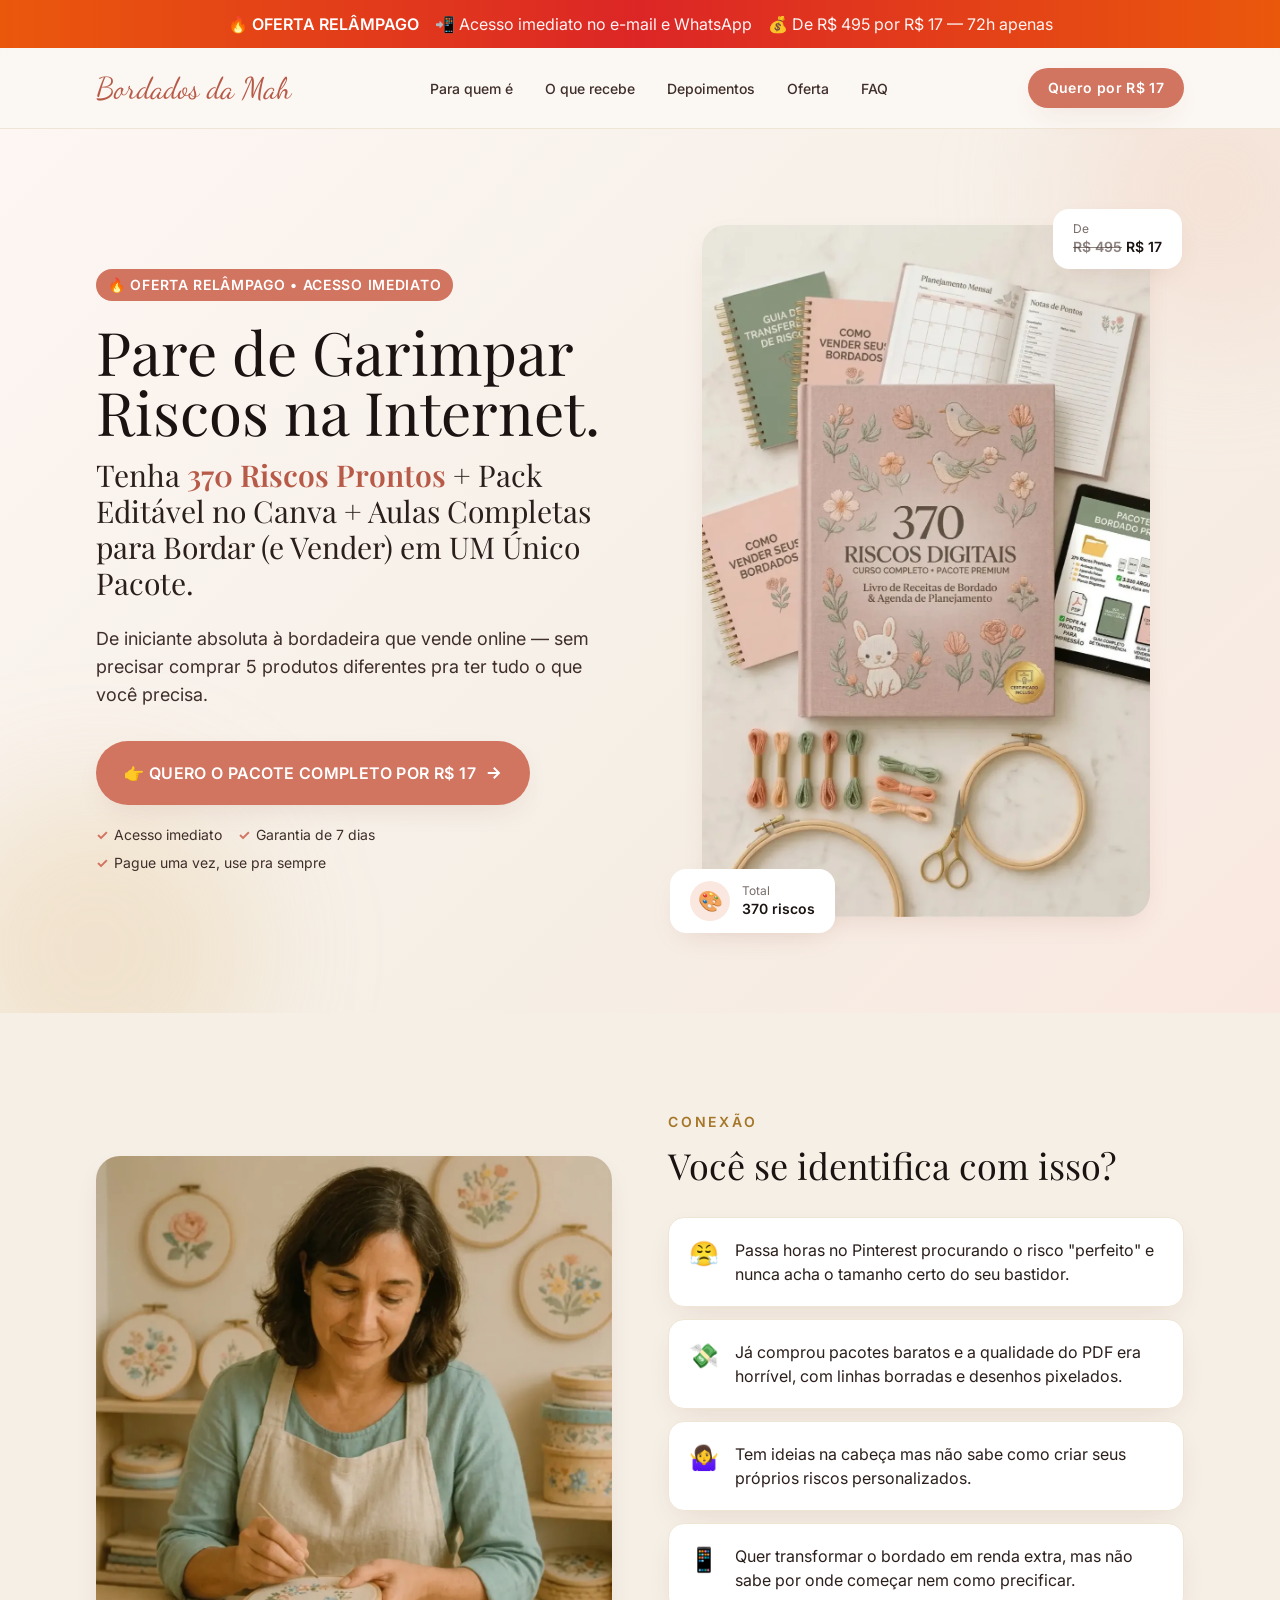
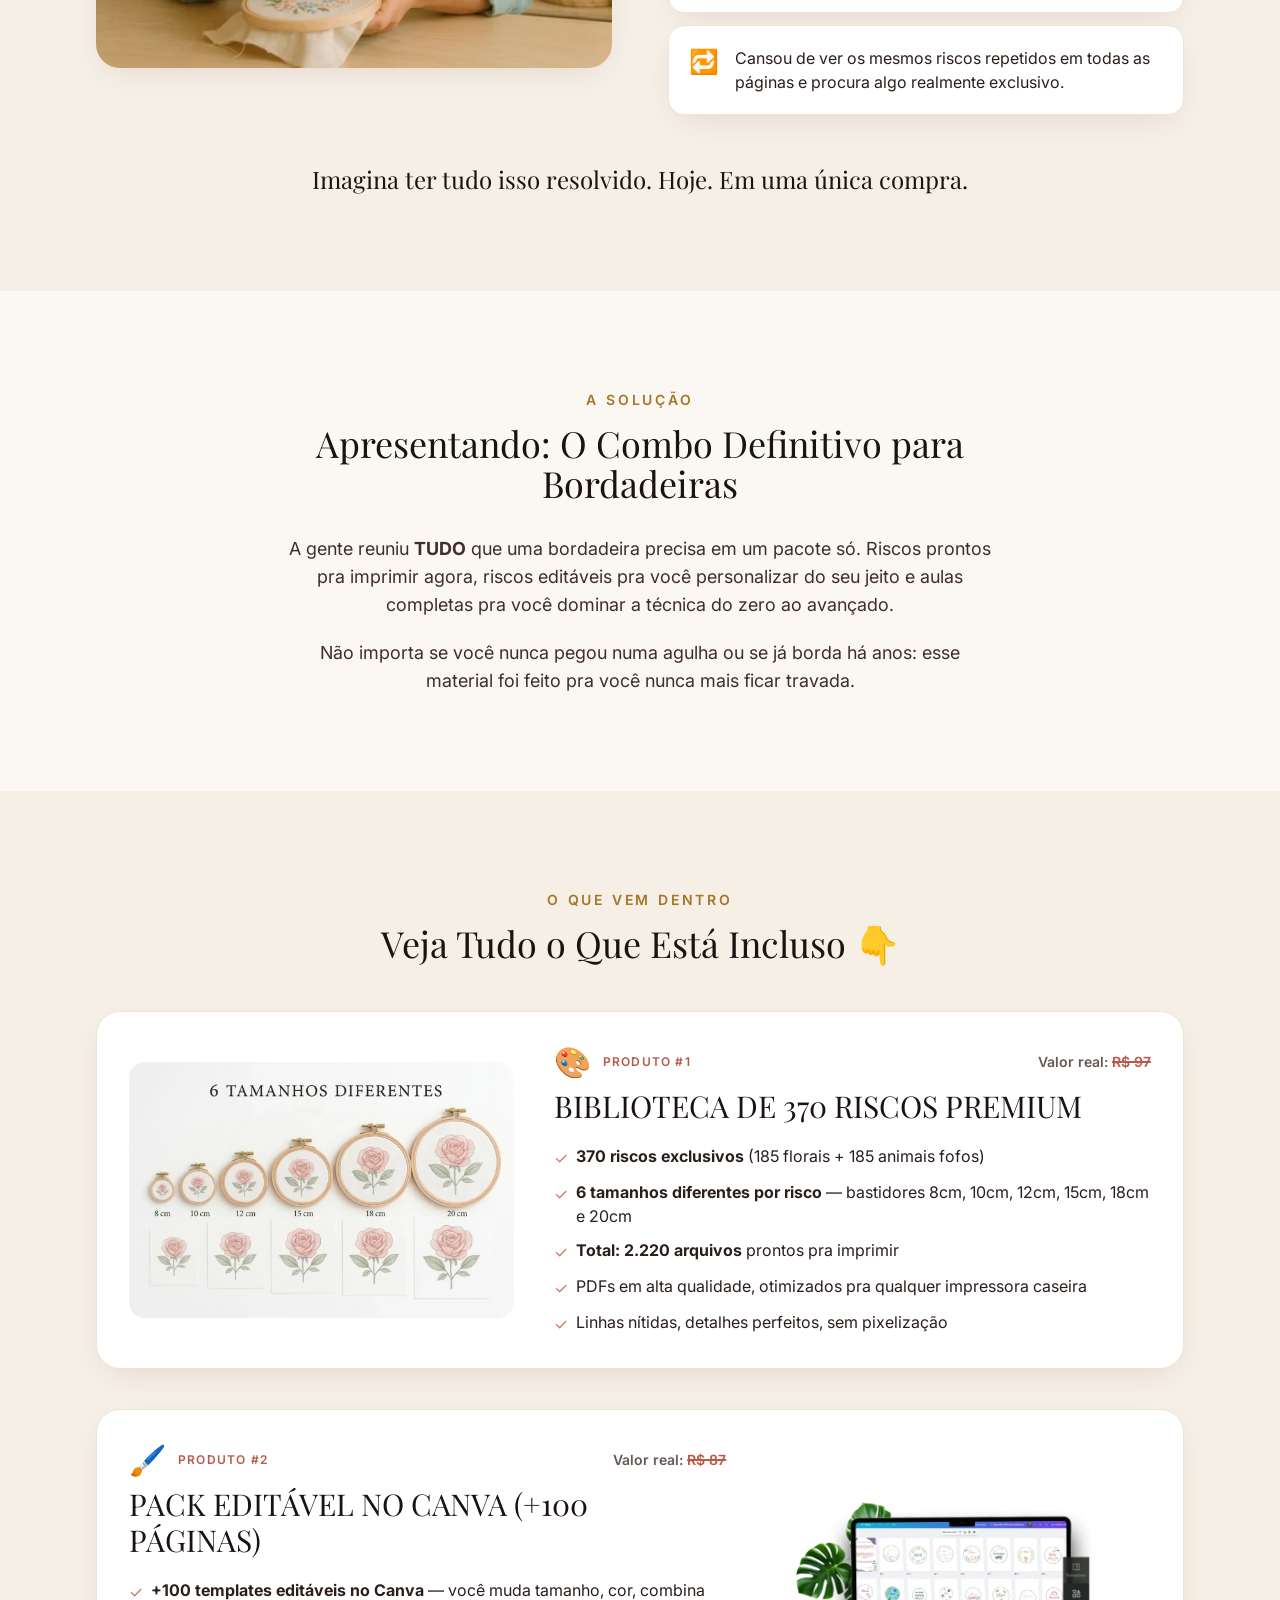
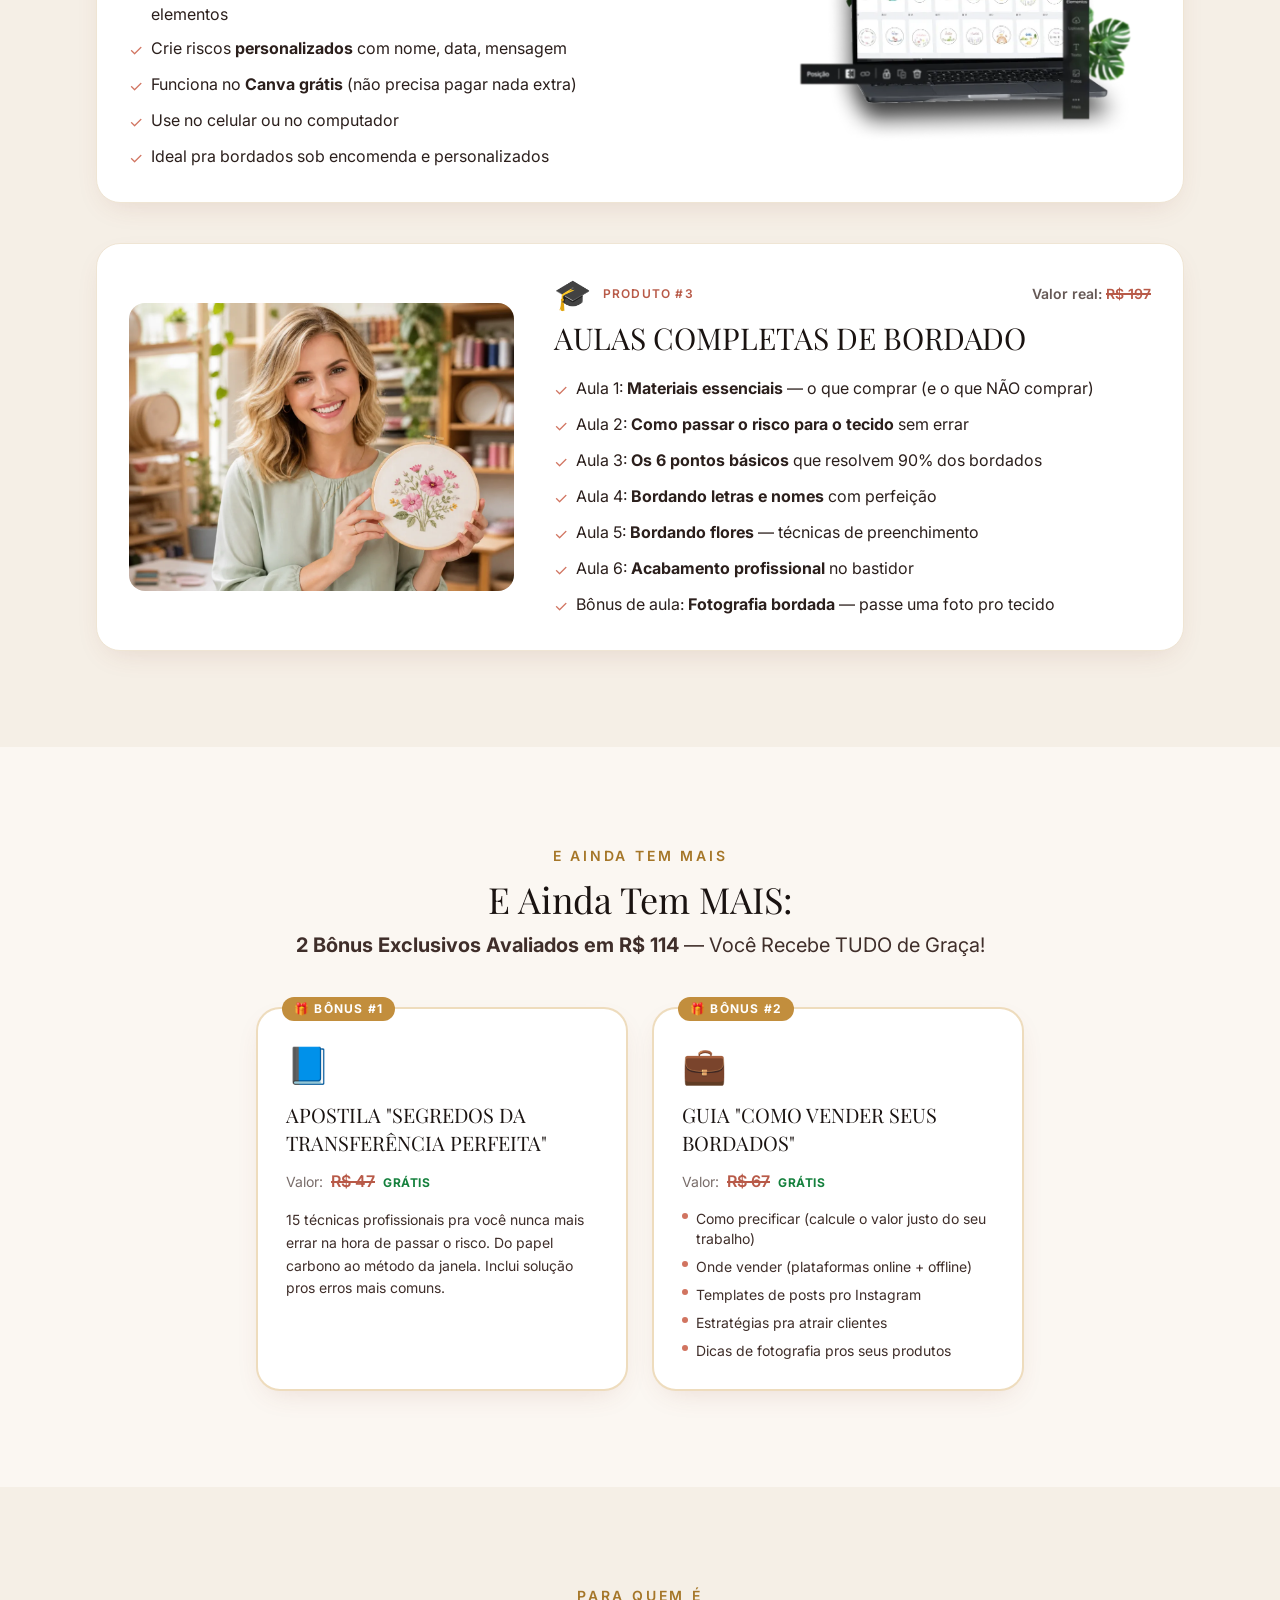
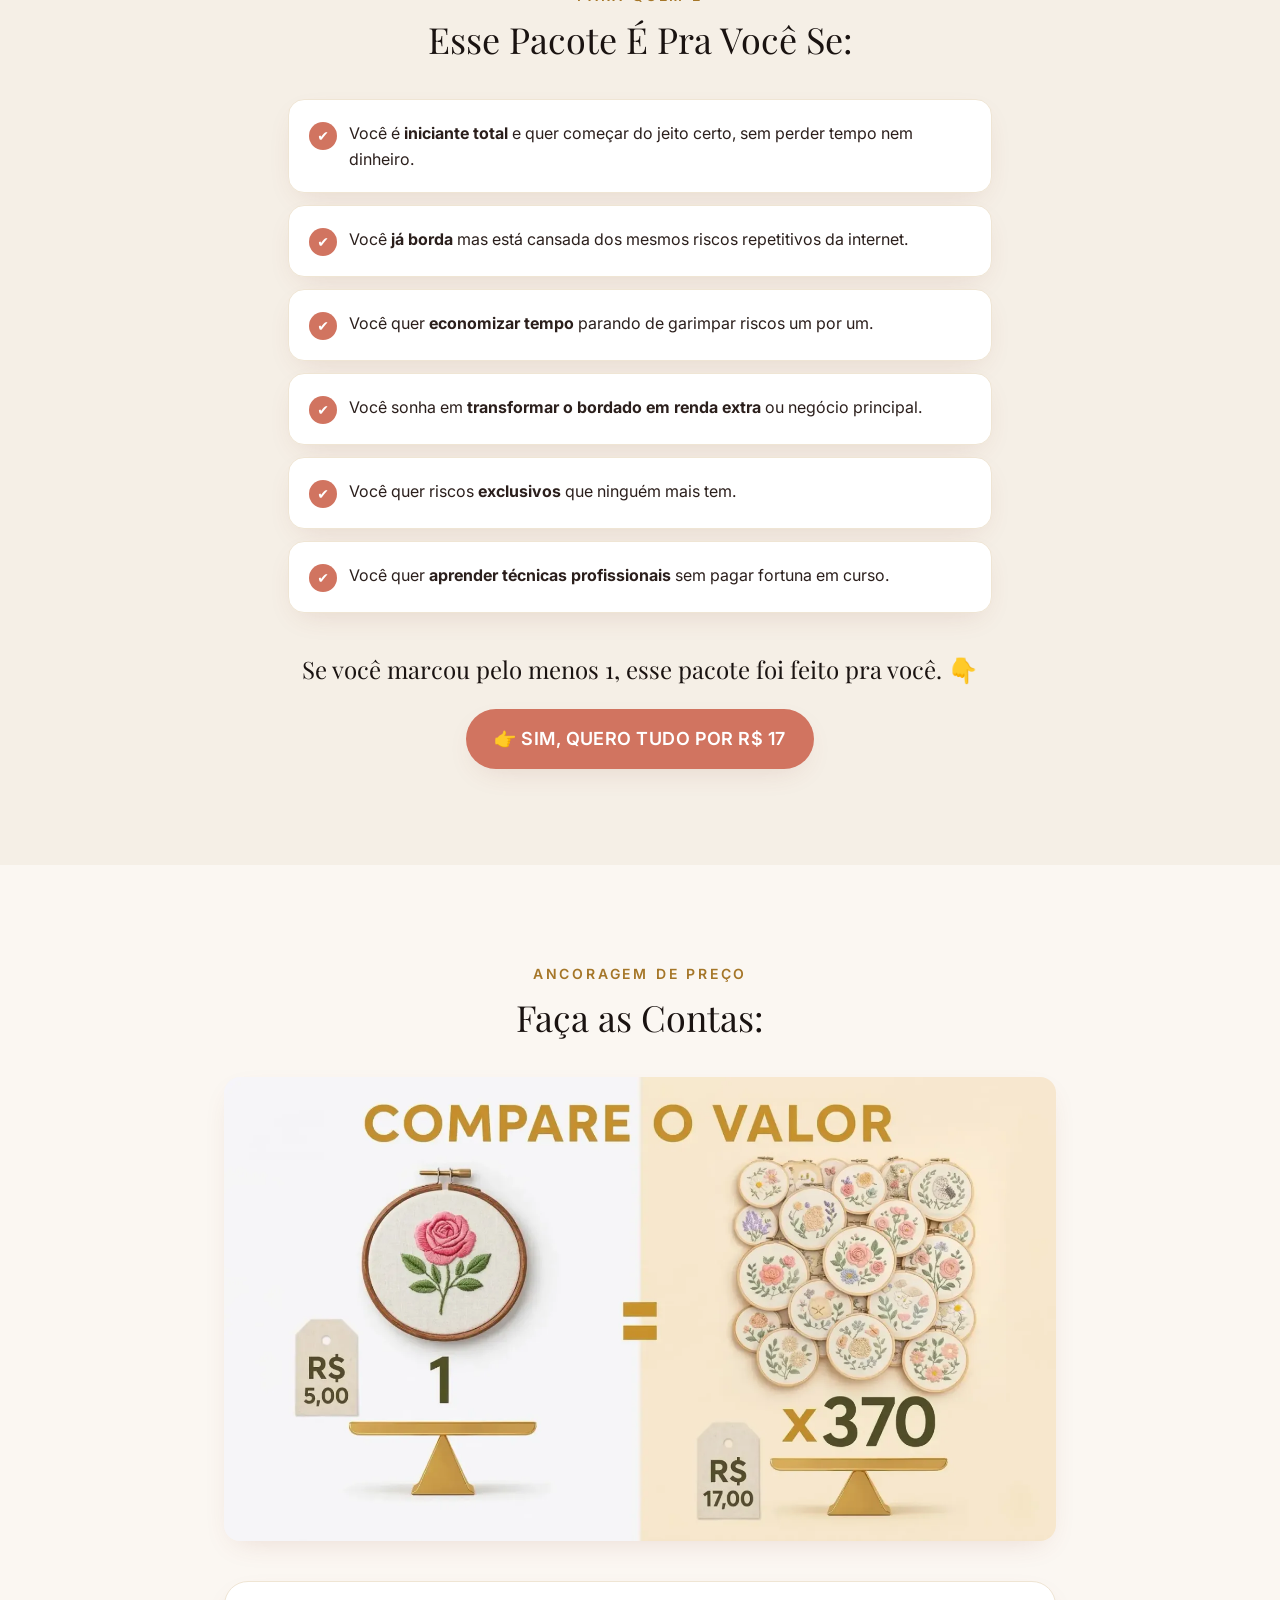
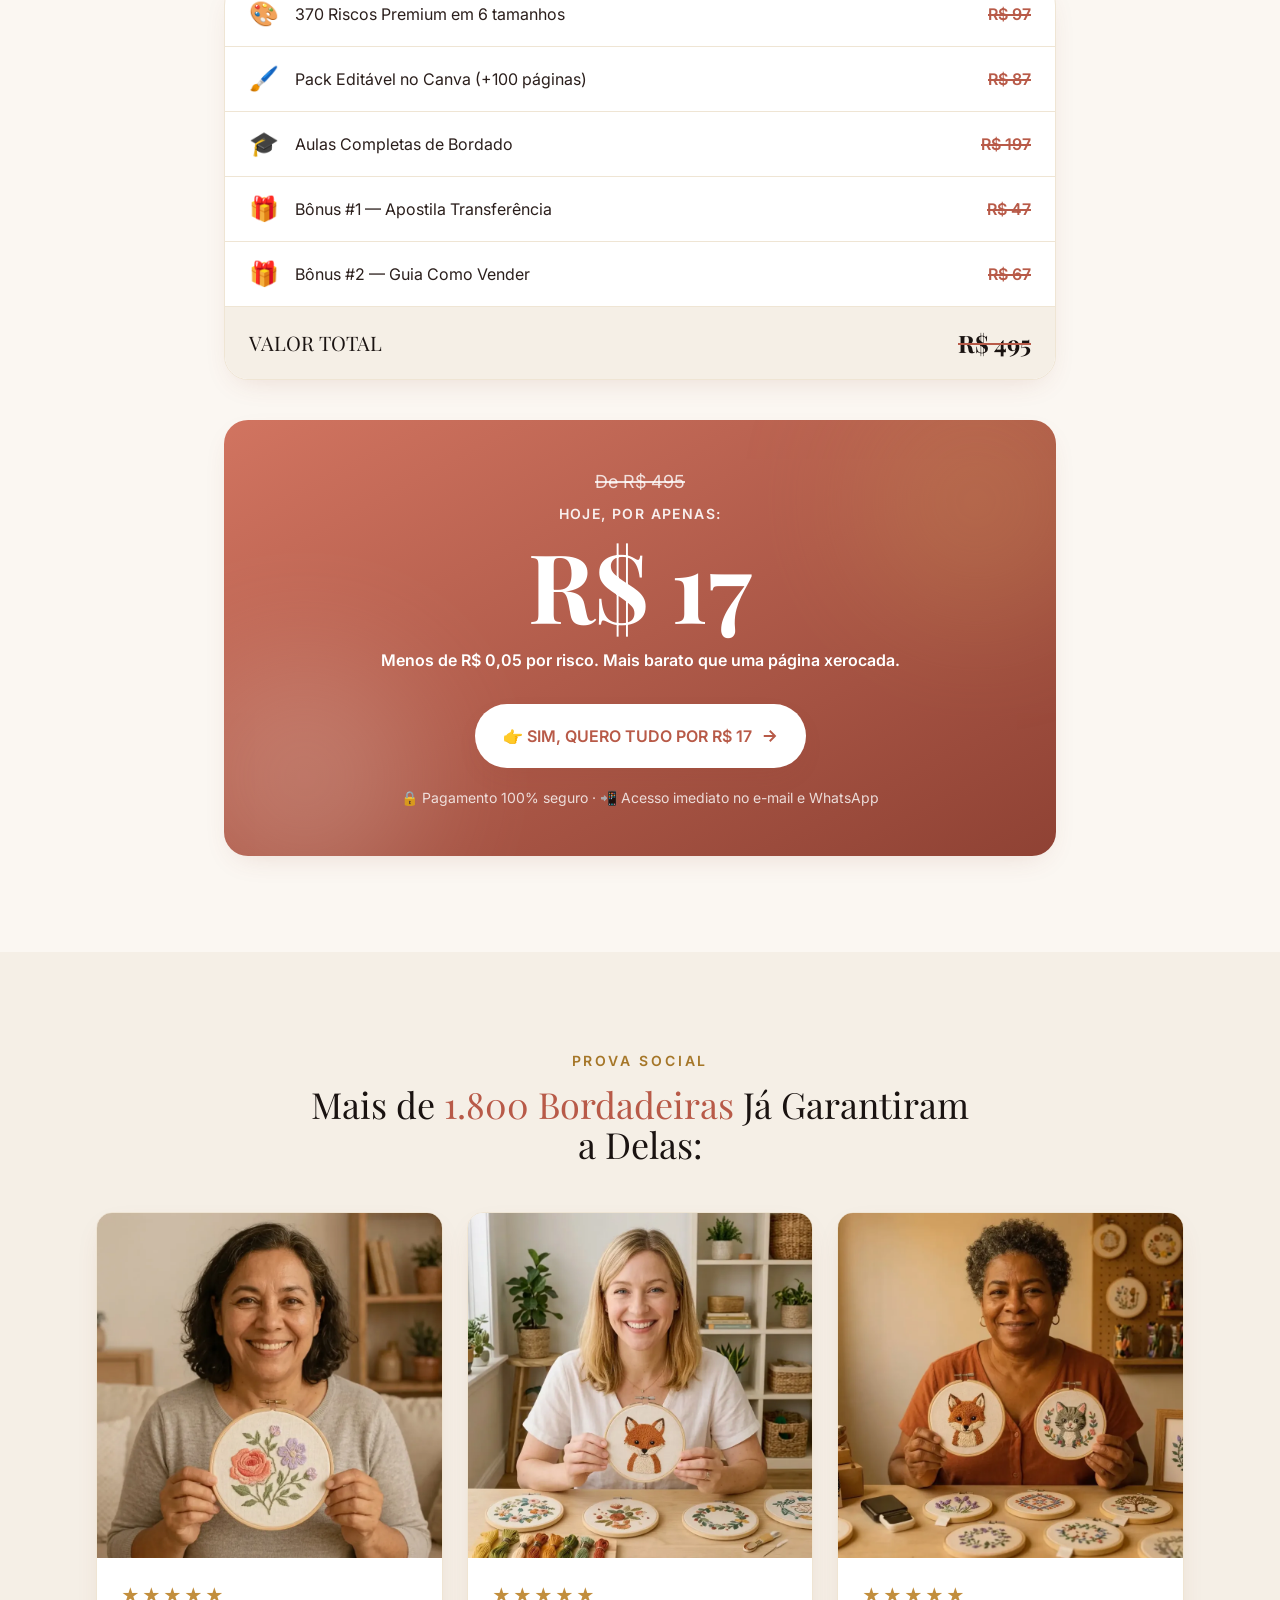
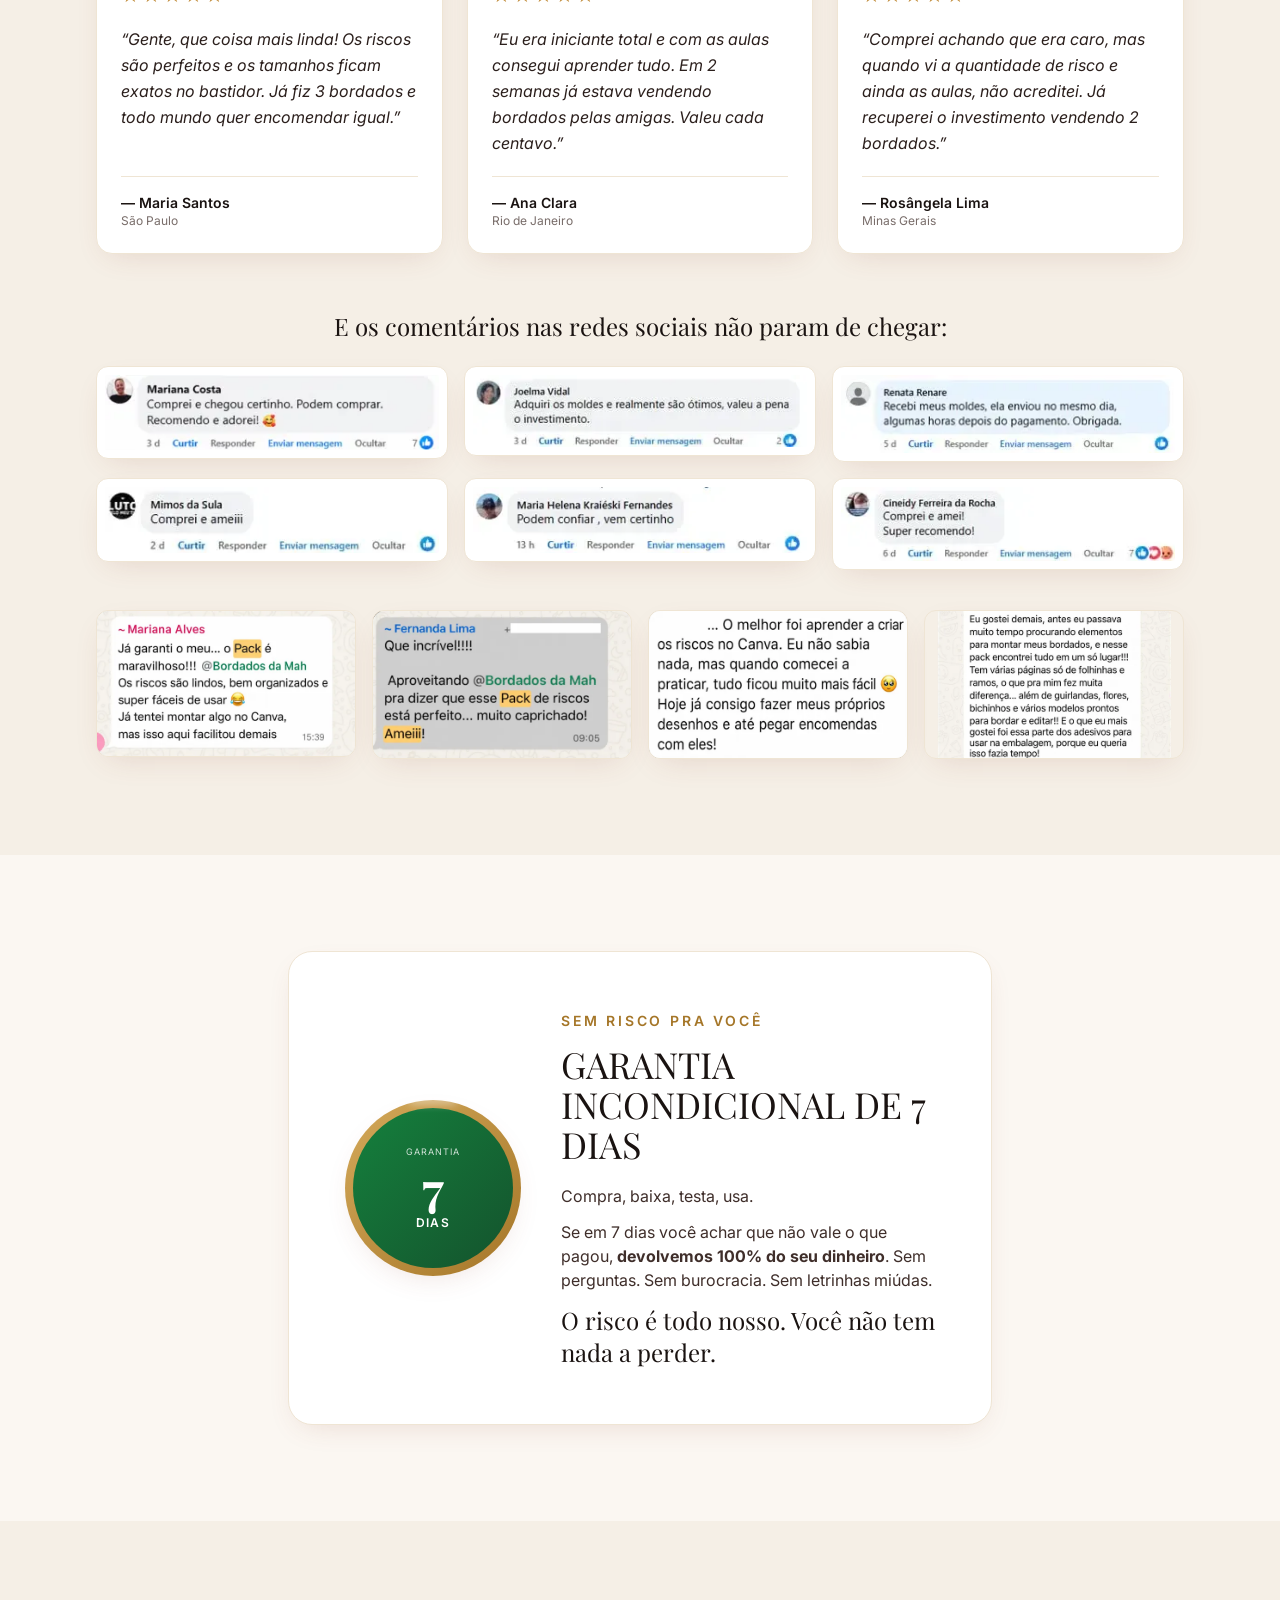
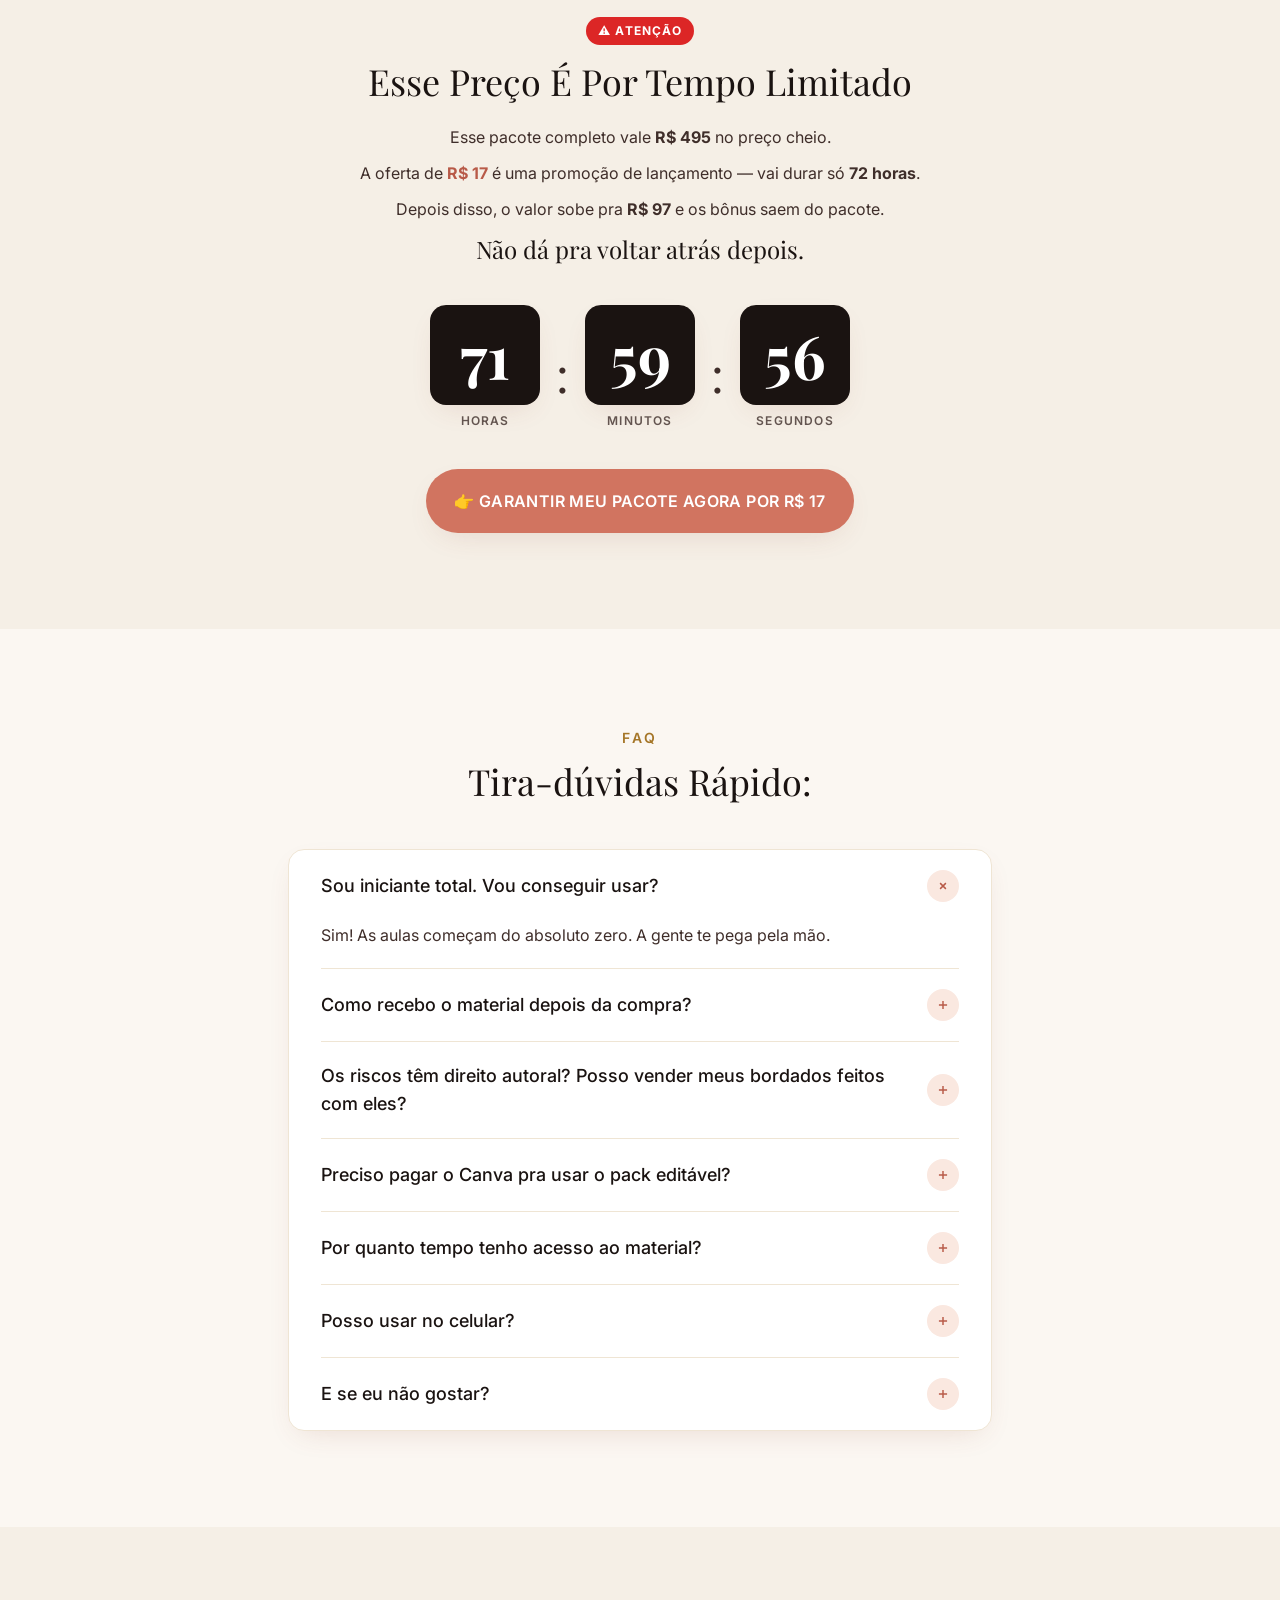
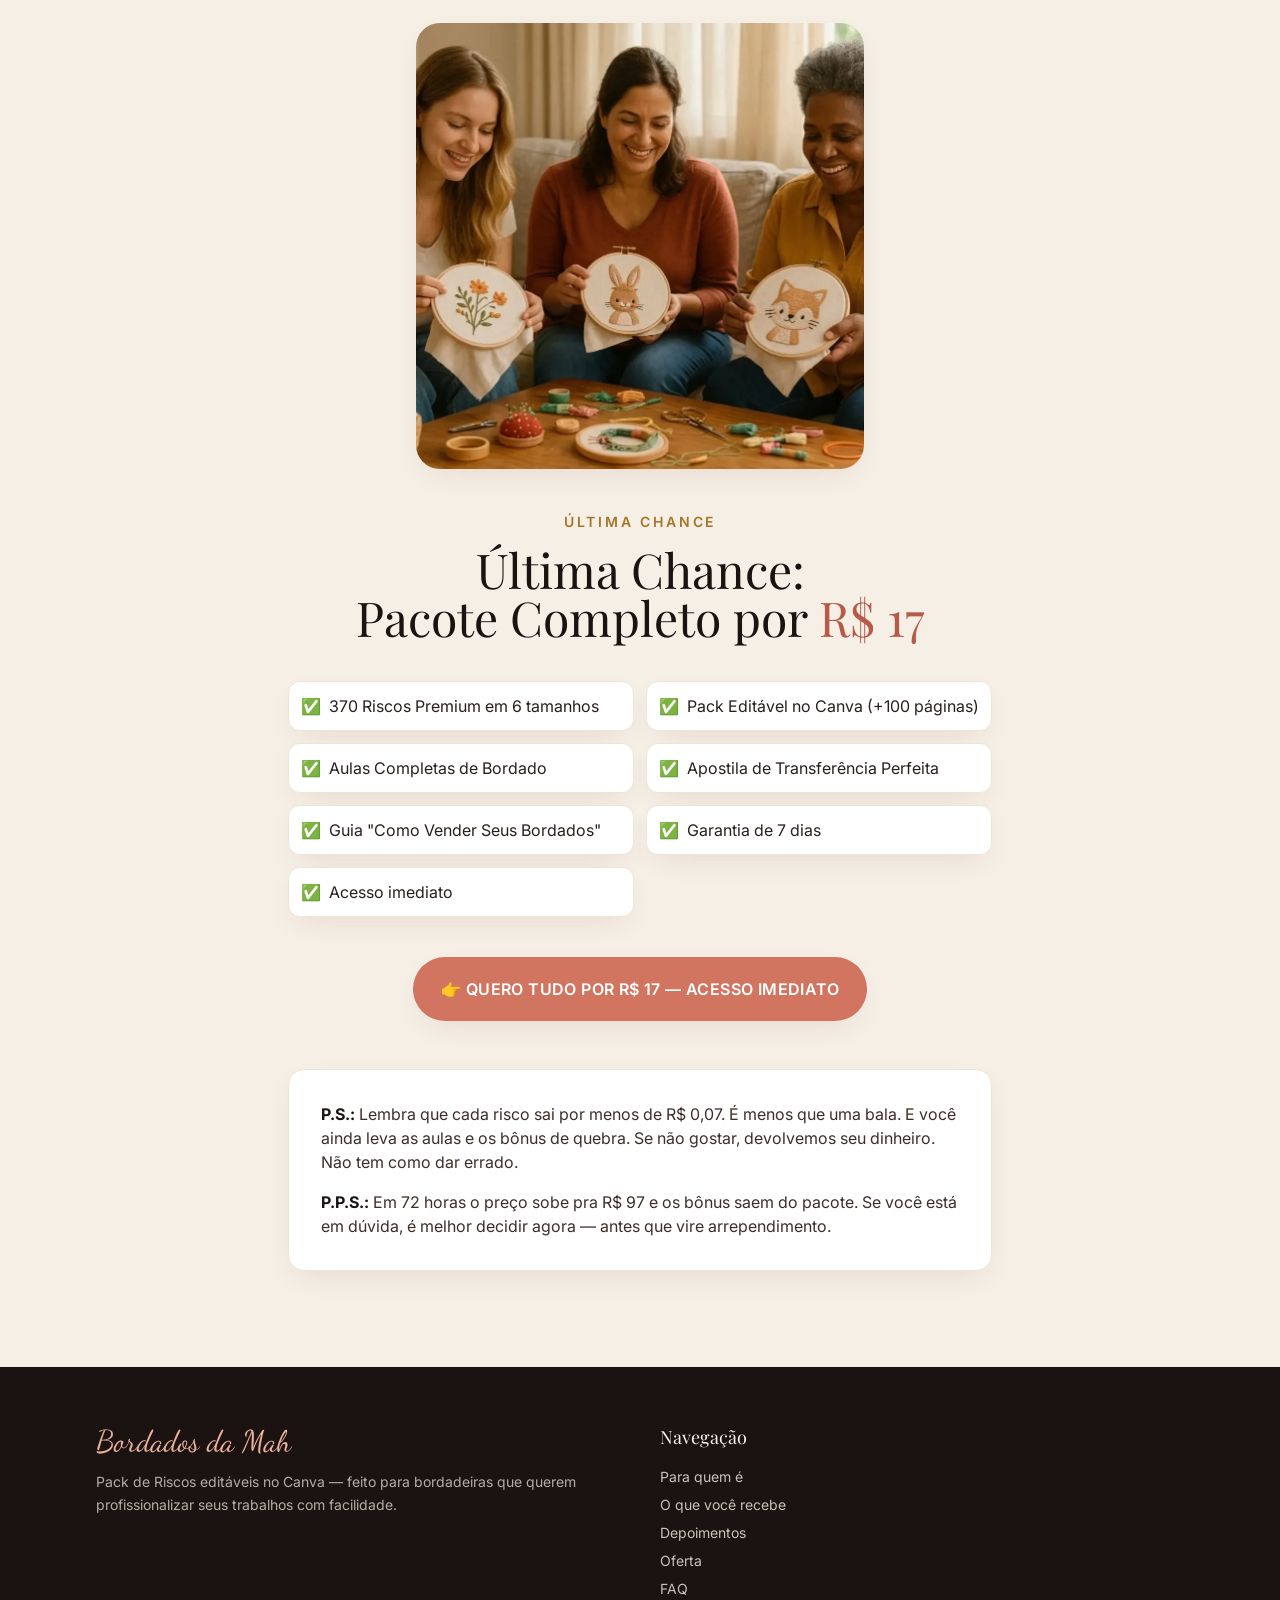
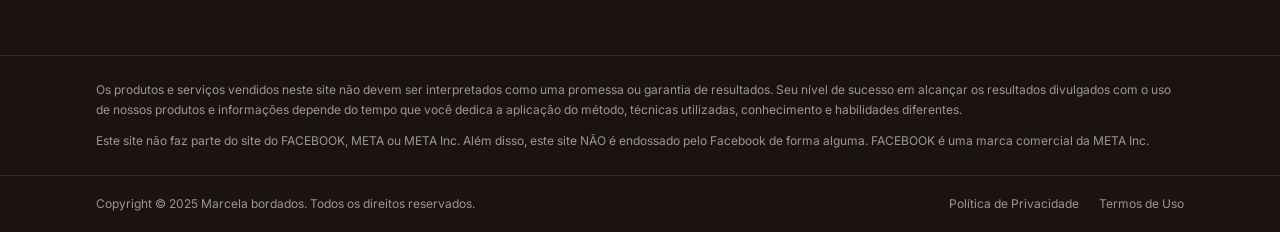
<file: index.html>
<!DOCTYPE html>
<html lang="pt-BR">
  <head>
    <meta charset="UTF-8" />
    <meta name="viewport" content="width=device-width, initial-scale=1.0" />
    <meta name="description" content="Pack de Riscos para Bordado - Mais de 100 páginas de riscos editáveis no Canva. Acesso vitalício." />
    <title>Pack de Riscos para Bordado | Bordados da Mah</title>

    <!-- ===== Meta Pixel (todas as rotas) ===== -->
    <script>
      !(function (f, b, e, v, n, t, s) {
        if (f.fbq) return;
        n = f.fbq = function () { n.callMethod ? n.callMethod.apply(n, arguments) : n.queue.push(arguments); };
        if (!f._fbq) f._fbq = n;
        n.push = n; n.loaded = !0; n.version = "2.0"; n.queue = [];
        t = b.createElement(e); t.async = !0; t.src = v;
        s = b.getElementsByTagName(e)[0]; s.parentNode.insertBefore(t, s);
      })(window, document, "script", "https://connect.facebook.net/en_US/fbevents.js");
      fbq("init", "1581890469988860");
      fbq("track", "PageView");

      /* UTMify — pixel Meta (CAPI server-side) */
      window.pixelId = "6a4266dfdb0e4a5cc9c59c4b";
      var utmifyFb = document.createElement("script");
      utmifyFb.async = true;
      utmifyFb.defer = true;
      utmifyFb.src = "https://cdn.utmify.com.br/scripts/pixel/pixel.js";
      document.head.appendChild(utmifyFb);
    </script>

    <!-- UTMify UTMs (captura UTMs e mantém no localStorage pra repassar ao checkout) -->
    <script
      src="https://cdn.utmify.com.br/scripts/utms/latest.js"
      data-utmify-prevent-xcod-sck
      data-utmify-prevent-subids
      async
      defer
    ></script>

    <link rel="preload" as="image" href="/images/hero-mockup.webp" type="image/webp" fetchpriority="high" />
    <link rel="preconnect" href="https://fonts.googleapis.com" />
    <link rel="preconnect" href="https://fonts.gstatic.com" crossorigin />
    <link
      rel="stylesheet"
      href="https://fonts.googleapis.com/css2?family=Playfair+Display:wght@700&family=Inter:wght@400;500;600;700&family=Dancing+Script:wght@600&display=swap"
    />

    <script type="module" crossorigin src="/assets/index-CZDm5AAx.js"></script>
    <link rel="modulepreload" crossorigin href="/assets/react-vendor-DbiWhUg4.js" />
    <link rel="stylesheet" crossorigin href="/assets/index-DdAfevSH.css" />
  </head>
  <body>
    <noscript>
      <img height="1" width="1" style="display:none"
        src="https://www.facebook.com/tr?id=1581890469988860&ev=PageView&noscript=1" />
    </noscript>
    <div id="root"></div>
  </body>
</html>
</file>
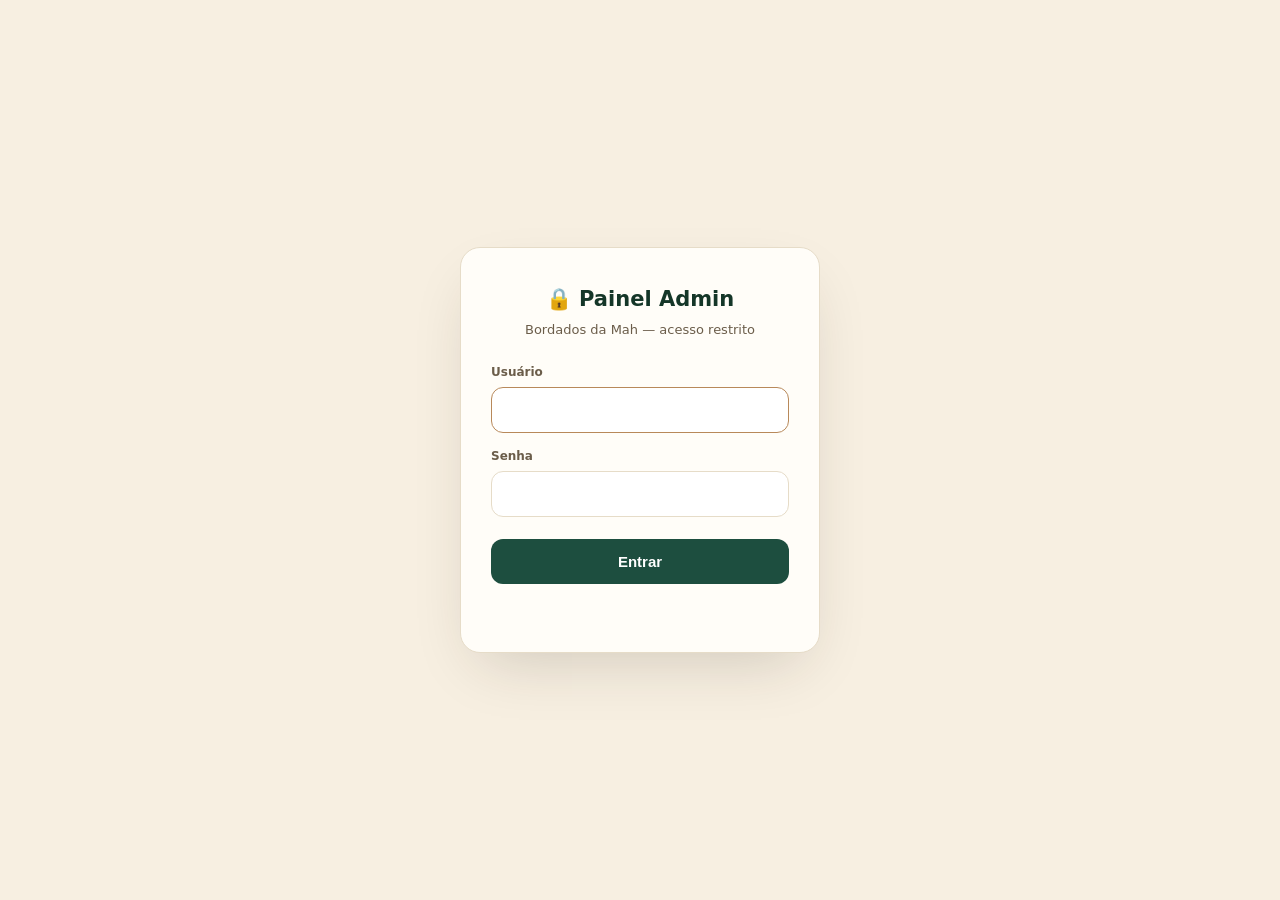
<file: admin.html>
<!DOCTYPE html>
<html lang="pt-BR">
<head>
<meta charset="UTF-8" />
<meta name="viewport" content="width=device-width, initial-scale=1.0" />
<meta name="robots" content="noindex,nofollow" />
<title>Admin — Bordados da Mah</title>
<style>
  :root{
    --cream:#f7efe1; --card:#fffdf8; --ink:#2d2419; --soft:#6b5d4a;
    --green:#1d4e3f; --green-d:#143628; --copper:#b8895a; --gold:#d4a857;
    --line:#e6dcc8; --alert:#c14d3a; --ok:#1f9d57; --track:#efe6d4;
  }
  *{box-sizing:border-box;margin:0;padding:0}
  body{font-family:'Inter',system-ui,-apple-system,sans-serif;background:var(--cream);color:var(--ink);line-height:1.5}

  /* LOGIN */
  #login{min-height:100vh;display:flex;align-items:center;justify-content:center;padding:20px}
  .login-card{background:var(--card);border:1px solid var(--line);border-radius:20px;padding:36px 30px;width:100%;max-width:360px;box-shadow:0 24px 60px -20px rgba(45,36,25,.2)}
  .login-card h1{font-size:21px;color:var(--green-d);text-align:center;margin-bottom:4px}
  .login-card p{font-size:13px;color:var(--soft);text-align:center;margin-bottom:24px}
  .field{margin-bottom:14px}
  .field label{display:block;font-size:12px;color:var(--soft);font-weight:600;margin-bottom:6px}
  .field input{width:100%;font-family:inherit;font-size:15px;border:1.5px solid var(--line);border-radius:12px;padding:13px 14px;background:#fff;color:var(--ink)}
  .field input:focus{outline:none;border-color:var(--copper)}
  .login-btn{width:100%;background:var(--green);color:#fff;border:none;border-radius:12px;padding:14px;font-size:15px;font-weight:700;cursor:pointer;margin-top:8px}
  .login-btn:hover{background:var(--green-d)}
  .login-btn:disabled{opacity:.6;cursor:default}
  .login-err{color:var(--alert);font-size:13px;text-align:center;margin-top:14px;min-height:18px}

  /* PAINEL */
  #app{display:none;padding:24px 16px 60px}
  .wrap{max-width:920px;margin:0 auto}
  header{display:flex;flex-wrap:wrap;align-items:center;justify-content:space-between;gap:14px;margin-bottom:6px}
  h1.title{font-size:22px;font-weight:800;color:var(--green-d)}
  .sub{color:var(--soft);font-size:13px;margin-bottom:22px}
  .controls{display:flex;flex-wrap:wrap;gap:10px;align-items:center}
  select,button.ctrl{font-family:inherit;font-size:13px;border:1.5px solid var(--line);background:var(--card);color:var(--ink);border-radius:10px;padding:9px 12px;cursor:pointer}
  button.primary{background:var(--green);color:#fff;border-color:var(--green);font-weight:600}
  button.ctrl:hover{border-color:var(--copper)}
  .toggle{display:flex;align-items:center;gap:7px;font-size:13px;color:var(--soft)}
  .logout{background:none;border:none;color:var(--soft);font-size:12px;text-decoration:underline;cursor:pointer}
  .status{font-size:12px;color:var(--soft);margin:10px 2px 20px;display:flex;align-items:center;gap:8px}
  .dot{width:8px;height:8px;border-radius:50%;background:var(--ok);display:inline-block}
  .dot.off{background:var(--copper)}

  .cards{display:grid;grid-template-columns:repeat(4,1fr);gap:14px;margin-bottom:26px}
  @media(max-width:680px){.cards{grid-template-columns:repeat(2,1fr)}}
  .kpi{background:var(--card);border:1px solid var(--line);border-radius:16px;padding:18px}
  .kpi .label{font-size:12px;color:var(--soft);font-weight:600;text-transform:uppercase;letter-spacing:.04em}
  .kpi .val{font-size:30px;font-weight:800;color:var(--green-d);margin-top:6px;font-variant-numeric:tabular-nums}
  .kpi .hint{font-size:12px;color:var(--soft);margin-top:3px}

  .panel{background:var(--card);border:1px solid var(--line);border-radius:18px;padding:22px;margin-bottom:22px}
  .panel h2{font-size:15px;color:var(--green-d);margin-bottom:4px}
  .panel .desc{font-size:12px;color:var(--soft);margin-bottom:18px}

  .step{margin-bottom:14px}
  .step-top{display:flex;justify-content:space-between;align-items:baseline;font-size:13px;margin-bottom:5px;gap:10px}
  .step-name{color:var(--ink);font-weight:600}
  .step-idx{color:var(--soft);font-weight:400;margin-right:6px}
  .step-nums{color:var(--soft);font-variant-numeric:tabular-nums;white-space:nowrap}
  .bar{height:26px;background:var(--track);border-radius:8px;overflow:hidden}
  .fill{height:100%;background:linear-gradient(90deg,var(--green),var(--copper));border-radius:8px;transition:width .5s ease;min-width:2px}
  .drop{font-size:12px;font-weight:600;color:var(--alert);margin-left:8px}
  .drop.zero{color:var(--soft);font-weight:400}
  .drop.worst{background:var(--alert);color:#fff;padding:1px 7px;border-radius:99px}

  table{width:100%;border-collapse:collapse;font-size:13px}
  th,td{text-align:left;padding:9px 8px;border-bottom:1px solid var(--line)}
  th{color:var(--soft);font-weight:600;font-size:11px;text-transform:uppercase;letter-spacing:.04em}
  td.num{text-align:right;font-variant-numeric:tabular-nums}
  tr:last-child td{border-bottom:none}

  .err{background:#fff4e6;border:1px solid var(--gold);border-radius:14px;padding:18px;font-size:14px;color:var(--ink);margin-bottom:22px}
  .err b{color:var(--alert)}
  code{background:#efe6d4;padding:2px 6px;border-radius:5px;font-size:12px}
  .muted{color:var(--soft)}
</style>
</head>
<body>

<!-- LOGIN -->
<div id="login">
  <form class="login-card" id="loginForm">
    <h1>🔒 Painel Admin</h1>
    <p>Bordados da Mah — acesso restrito</p>
    <div class="field">
      <label>Usuário</label>
      <input type="text" id="user" autocomplete="username" autofocus />
    </div>
    <div class="field">
      <label>Senha</label>
      <input type="password" id="pass" autocomplete="current-password" />
    </div>
    <button class="login-btn" type="submit" id="loginBtn">Entrar</button>
    <div class="login-err" id="loginErr"></div>
  </form>
</div>

<!-- PAINEL -->
<div id="app">
  <div class="wrap">
    <header>
      <h1 class="title">📊 Painel do Quiz</h1>
      <div class="controls">
        <select id="funnel" title="Funil / variante">
          <option value="quizz">/quizz</option>
          <option value="quiz">/quiz</option>
          <option value="quizz47">/quizz47</option>
          <option value="quizz97">/quizz97</option>
          <option value="quizzttk">/quizzttk</option>
          <option value="quizzespanhol">/quizzespanhol</option>
          <option value="quizzrusso">/quizzrusso</option>
        </select>
        <label class="toggle"><input type="checkbox" id="auto" checked /> Auto (15s)</label>
        <button class="ctrl primary" id="refresh">Atualizar</button>
        <button class="logout" id="logout">sair</button>
      </div>
    </header>
    <div class="sub">Desempenho do funil em tempo real — quantas pessoas iniciam, onde abandonam e quantas completam.</div>

    <div class="status"><span class="dot" id="dot"></span><span id="statusText">Carregando…</span></div>
    <div id="errBox"></div>

    <div class="cards">
      <div class="kpi"><div class="label">Iniciaram</div><div class="val" id="kStarts">—</div><div class="hint">abriram o quiz</div></div>
      <div class="kpi"><div class="label">Completaram</div><div class="val" id="kDone">—</div><div class="hint">chegaram ao fim</div></div>
      <div class="kpi"><div class="label">Conclusão</div><div class="val" id="kRate">—</div><div class="hint">% que terminou</div></div>
      <div class="kpi"><div class="label">Checkout</div><div class="val" id="kCk">—</div><div class="hint">clicaram em comprar</div></div>
    </div>

    <div class="panel">
      <h2>Funil de abandono</h2>
      <div class="desc">Cada barra é uma etapa. A largura mostra quantos chegaram ali. O número em vermelho é quanto caiu da etapa anterior — onde estiver o maior vermelho, é onde você perde mais gente.</div>
      <div id="funnelView"></div>
    </div>

    <div class="panel">
      <h2>Detalhe por etapa</h2>
      <div class="desc">Pessoas = visitantes distintos que viram a etapa.</div>
      <table>
        <thead><tr><th>#</th><th>Etapa</th><th class="num">Pessoas</th><th class="num">% do início</th><th class="num">Abandono</th></tr></thead>
        <tbody id="tbody"></tbody>
      </table>
    </div>

    <div class="status muted" id="updated"></div>
  </div>
</div>

<script>
const $ = id => document.getElementById(id);
const SK = "bdm_admin_cred";   // guarda credenciais só na sessão da aba
let timer = null;

function cred(){ try{ return JSON.parse(sessionStorage.getItem(SK)||"null"); }catch{ return null; } }
function headers(){ const c = cred()||{}; return { "x-admin-user": c.user||"", "x-admin-pass": c.pass||"" }; }

/* ===== Login (validado no servidor) ===== */
$("loginForm").addEventListener("submit", async (e)=>{
  e.preventDefault();
  const user = $("user").value.trim();
  const pass = $("pass").value;
  $("loginBtn").disabled = true; $("loginErr").textContent = "Entrando…";
  try{
    const r = await fetch(`/api/stats?funnel=${encodeURIComponent($("funnel").value)}`, {
      headers: { "x-admin-user": user, "x-admin-pass": pass }
    });
    if(r.status === 401){ $("loginErr").textContent = "Usuário ou senha incorretos."; $("pass").value=""; return; }
    if(r.status === 503){ $("loginErr").textContent = "Defina ADMIN_PASS nas variáveis da Vercel."; return; }
    if(!r.ok){ $("loginErr").textContent = "Erro ("+r.status+"). Tente de novo."; return; }
    sessionStorage.setItem(SK, JSON.stringify({ user, pass }));
    $("loginErr").textContent = "";
    enter(await r.json());
  }catch(err){
    $("loginErr").textContent = "Sem conexão com o servidor.";
  }finally{
    $("loginBtn").disabled = false;
  }
});

function enter(initial){
  $("login").style.display="none";
  $("app").style.display="block";
  if(initial) render(initial), setStatus("ok","Conectado"), stamp();
  else load();
  setupAuto();
}
$("logout").addEventListener("click", ()=>{ sessionStorage.removeItem(SK); location.reload(); });

/* já logado nesta aba? tenta entrar direto */
if(cred()) load(true);

/* ===== Dashboard ===== */
async function load(silentLogin){
  if(!cred()) return;
  setStatus("loading","Atualizando…");
  try{
    const r = await fetch(`/api/stats?funnel=${encodeURIComponent($("funnel").value)}`, { headers: headers() });
    if(r.status === 401){ sessionStorage.removeItem(SK); return location.reload(); }
    if(r.status === 503){ return showErr("Defina <code>ADMIN_PASS</code> nas variáveis de ambiente da Vercel."); }
    if(!r.ok) throw new Error("HTTP "+r.status);
    const d = await r.json();
    if(silentLogin){ $("login").style.display="none"; $("app").style.display="block"; setupAuto(); }
    if(d.kv === false){ return showErr("Conecte o <b>Vercel KV</b> ao projeto (Storage → Create → KV) e dê redeploy. Sem isso não há onde contar os visitantes."); }
    render(d); $("errBox").innerHTML=""; setStatus("ok","Conectado"); stamp();
  }catch(e){
    setStatus("off","Erro");
    showErr("Não consegui ler as métricas: "+e.message);
  }
}
function showErr(html){ $("errBox").innerHTML = `<div class="err">${html}</div>`; }
function stamp(){ $("updated").textContent = "Atualizado às " + new Date().toLocaleTimeString("pt-BR"); }

function render(d){
  $("kStarts").textContent = fmt(d.starts);
  $("kDone").textContent   = fmt(d.completions);
  $("kRate").textContent   = (d.completion_rate ?? 0) + "%";
  $("kCk").textContent     = fmt(d.checkout_clicks);
  const steps = d.steps || [];
  let worst=-1, worstDrop=-1;
  for(let i=1;i<steps.length;i++){ const drop=steps[i-1].leads-steps[i].leads; if(drop>worstDrop){worstDrop=drop;worst=i;} }
  $("funnelView").innerHTML = steps.map((s,i)=>{
    const prev=i>0?steps[i-1].leads:null;
    const drop=prev!=null?prev-s.leads:0;
    const dropPct=prev?Math.round(100*drop/prev):0;
    let dh="";
    if(i>0){ const cls=drop<=0?"drop zero":(i===worst?"drop worst":"drop"); dh=`<span class="${cls}">${drop>0?`↓ ${fmt(drop)} (${dropPct}%)`:"—"}</span>`; }
    return `<div class="step"><div class="step-top">
      <span class="step-name"><span class="step-idx">${s.index}</span>${esc(s.name)}</span>
      <span class="step-nums">${fmt(s.leads)} pessoas · ${s.pct}% ${dh}</span>
    </div><div class="bar"><div class="fill" style="width:${Math.max(s.pct,1)}%"></div></div></div>`;
  }).join("") || `<div class="muted">Sem dados ainda. Assim que alguém percorrer o quiz, aparece aqui.</div>`;
  $("tbody").innerHTML = steps.map((s,i)=>{
    const prev=i>0?steps[i-1].leads:null; const drop=prev!=null?prev-s.leads:0;
    return `<tr><td>${s.index}</td><td>${esc(s.name)}</td><td class="num">${fmt(s.leads)}</td><td class="num">${s.pct}%</td><td class="num">${i===0?"—":(drop>0?fmt(drop):"0")}</td></tr>`;
  }).join("");
}
function setStatus(state,text){ $("statusText").textContent=text; $("dot").className="dot"+(state==="ok"?"":" off"); }
function fmt(n){ return (n??0).toLocaleString("pt-BR"); }
function esc(s){ return String(s).replace(/[&<>"]/g,c=>({"&":"&amp;","<":"&lt;",">":"&gt;",'"':"&quot;"}[c])); }
function setupAuto(){ if(timer)clearInterval(timer); if($("auto").checked) timer=setInterval(()=>load(), 15000); }
$("refresh").onclick=()=>load(); $("funnel").onchange=()=>load(); $("auto").onchange=setupAuto;
</script>
</body>
</html>
</file>
<file: assets/index-DdAfevSH.css>
*,:before,:after{--tw-border-spacing-x: 0;--tw-border-spacing-y: 0;--tw-translate-x: 0;--tw-translate-y: 0;--tw-rotate: 0;--tw-skew-x: 0;--tw-skew-y: 0;--tw-scale-x: 1;--tw-scale-y: 1;--tw-pan-x: ;--tw-pan-y: ;--tw-pinch-zoom: ;--tw-scroll-snap-strictness: proximity;--tw-gradient-from-position: ;--tw-gradient-via-position: ;--tw-gradient-to-position: ;--tw-ordinal: ;--tw-slashed-zero: ;--tw-numeric-figure: ;--tw-numeric-spacing: ;--tw-numeric-fraction: ;--tw-ring-inset: ;--tw-ring-offset-width: 0px;--tw-ring-offset-color: #fff;--tw-ring-color: rgb(59 130 246 / .5);--tw-ring-offset-shadow: 0 0 #0000;--tw-ring-shadow: 0 0 #0000;--tw-shadow: 0 0 #0000;--tw-shadow-colored: 0 0 #0000;--tw-blur: ;--tw-brightness: ;--tw-contrast: ;--tw-grayscale: ;--tw-hue-rotate: ;--tw-invert: ;--tw-saturate: ;--tw-sepia: ;--tw-drop-shadow: ;--tw-backdrop-blur: ;--tw-backdrop-brightness: ;--tw-backdrop-contrast: ;--tw-backdrop-grayscale: ;--tw-backdrop-hue-rotate: ;--tw-backdrop-invert: ;--tw-backdrop-opacity: ;--tw-backdrop-saturate: ;--tw-backdrop-sepia: ;--tw-contain-size: ;--tw-contain-layout: ;--tw-contain-paint: ;--tw-contain-style: }::backdrop{--tw-border-spacing-x: 0;--tw-border-spacing-y: 0;--tw-translate-x: 0;--tw-translate-y: 0;--tw-rotate: 0;--tw-skew-x: 0;--tw-skew-y: 0;--tw-scale-x: 1;--tw-scale-y: 1;--tw-pan-x: ;--tw-pan-y: ;--tw-pinch-zoom: ;--tw-scroll-snap-strictness: proximity;--tw-gradient-from-position: ;--tw-gradient-via-position: ;--tw-gradient-to-position: ;--tw-ordinal: ;--tw-slashed-zero: ;--tw-numeric-figure: ;--tw-numeric-spacing: ;--tw-numeric-fraction: ;--tw-ring-inset: ;--tw-ring-offset-width: 0px;--tw-ring-offset-color: #fff;--tw-ring-color: rgb(59 130 246 / .5);--tw-ring-offset-shadow: 0 0 #0000;--tw-ring-shadow: 0 0 #0000;--tw-shadow: 0 0 #0000;--tw-shadow-colored: 0 0 #0000;--tw-blur: ;--tw-brightness: ;--tw-contrast: ;--tw-grayscale: ;--tw-hue-rotate: ;--tw-invert: ;--tw-saturate: ;--tw-sepia: ;--tw-drop-shadow: ;--tw-backdrop-blur: ;--tw-backdrop-brightness: ;--tw-backdrop-contrast: ;--tw-backdrop-grayscale: ;--tw-backdrop-hue-rotate: ;--tw-backdrop-invert: ;--tw-backdrop-opacity: ;--tw-backdrop-saturate: ;--tw-backdrop-sepia: ;--tw-contain-size: ;--tw-contain-layout: ;--tw-contain-paint: ;--tw-contain-style: }*,:before,:after{box-sizing:border-box;border-width:0;border-style:solid;border-color:#e5e7eb}:before,:after{--tw-content: ""}html,:host{line-height:1.5;-webkit-text-size-adjust:100%;-moz-tab-size:4;-o-tab-size:4;tab-size:4;font-family:Inter,system-ui,sans-serif;font-feature-settings:normal;font-variation-settings:normal;-webkit-tap-highlight-color:transparent}body{margin:0;line-height:inherit}hr{height:0;color:inherit;border-top-width:1px}abbr:where([title]){-webkit-text-decoration:underline dotted;text-decoration:underline dotted}h1,h2,h3,h4,h5,h6{font-size:inherit;font-weight:inherit}a{color:inherit;text-decoration:inherit}b,strong{font-weight:bolder}code,kbd,samp,pre{font-family:ui-monospace,SFMono-Regular,Menlo,Monaco,Consolas,Liberation Mono,Courier New,monospace;font-feature-settings:normal;font-variation-settings:normal;font-size:1em}small{font-size:80%}sub,sup{font-size:75%;line-height:0;position:relative;vertical-align:baseline}sub{bottom:-.25em}sup{top:-.5em}table{text-indent:0;border-color:inherit;border-collapse:collapse}button,input,optgroup,select,textarea{font-family:inherit;font-feature-settings:inherit;font-variation-settings:inherit;font-size:100%;font-weight:inherit;line-height:inherit;letter-spacing:inherit;color:inherit;margin:0;padding:0}button,select{text-transform:none}button,input:where([type=button]),input:where([type=reset]),input:where([type=submit]){-webkit-appearance:button;background-color:transparent;background-image:none}:-moz-focusring{outline:auto}:-moz-ui-invalid{box-shadow:none}progress{vertical-align:baseline}::-webkit-inner-spin-button,::-webkit-outer-spin-button{height:auto}[type=search]{-webkit-appearance:textfield;outline-offset:-2px}::-webkit-search-decoration{-webkit-appearance:none}::-webkit-file-upload-button{-webkit-appearance:button;font:inherit}summary{display:list-item}blockquote,dl,dd,h1,h2,h3,h4,h5,h6,hr,figure,p,pre{margin:0}fieldset{margin:0;padding:0}legend{padding:0}ol,ul,menu{list-style:none;margin:0;padding:0}dialog{padding:0}textarea{resize:vertical}input::-moz-placeholder,textarea::-moz-placeholder{opacity:1;color:#9ca3af}input::placeholder,textarea::placeholder{opacity:1;color:#9ca3af}button,[role=button]{cursor:pointer}:disabled{cursor:default}img,svg,video,canvas,audio,iframe,embed,object{display:block;vertical-align:middle}img,video{max-width:100%;height:auto}[hidden]:where(:not([hidden=until-found])){display:none}html{scroll-behavior:smooth;-webkit-text-size-adjust:100%}body{--tw-bg-opacity: 1;background-color:rgb(251 247 242 / var(--tw-bg-opacity, 1));font-family:Inter,system-ui,sans-serif;--tw-text-opacity: 1;color:rgb(43 31 28 / var(--tw-text-opacity, 1));-webkit-font-smoothing:antialiased;-moz-osx-font-smoothing:grayscale;overflow-x:hidden}h1,h2,h3,h4{font-family:Playfair Display,Georgia,serif}img{max-width:100%;height:auto}.quiznew-readable .btn-primary{font-size:16px;line-height:1.55}@media (min-width: 640px){.quiznew-readable .btn-primary{font-size:17px}}.btn-primary{display:inline-flex;max-width:100%;align-items:center;justify-content:center;gap:.5rem;overflow-wrap:break-word;border-radius:9999px;--tw-bg-opacity: 1;background-color:rgb(209 116 96 / var(--tw-bg-opacity, 1));padding:.75rem 1.25rem;text-align:center;font-size:.875rem;line-height:1.25rem;font-weight:600;letter-spacing:.025em;--tw-text-opacity: 1;color:rgb(255 255 255 / var(--tw-text-opacity, 1));--tw-shadow: 0 10px 30px -12px rgba(143, 66, 52, .18);--tw-shadow-colored: 0 10px 30px -12px var(--tw-shadow-color);box-shadow:var(--tw-ring-offset-shadow, 0 0 #0000),var(--tw-ring-shadow, 0 0 #0000),var(--tw-shadow);transition-property:all;transition-timing-function:cubic-bezier(.4,0,.2,1);transition-duration:.2s}@media (min-width: 640px){.quiznew-readable .btn-primary{font-size:17px;line-height:1.6}.quiznew-readable .btn-primary{font-size:18px}}.btn-primary:hover{--tw-translate-y: -.125rem;transform:translate(var(--tw-translate-x),var(--tw-translate-y)) rotate(var(--tw-rotate)) skew(var(--tw-skew-x)) skewY(var(--tw-skew-y)) scaleX(var(--tw-scale-x)) scaleY(var(--tw-scale-y));--tw-bg-opacity: 1;background-color:rgb(184 90 72 / var(--tw-bg-opacity, 1))}.btn-primary:active{--tw-bg-opacity: 1;background-color:rgb(143 66 52 / var(--tw-bg-opacity, 1))}@media (min-width: 640px){.btn-primary{padding:1rem 1.75rem;font-size:1rem;line-height:1.5rem}}@media (min-width: 768px){.btn-primary{font-size:1.125rem;line-height:1.75rem}}.quiznew-readable .btn-gold{font-size:16px;line-height:1.55}@media (min-width: 640px){.quiznew-readable .btn-gold{font-size:17px}}.btn-gold{display:inline-flex;max-width:100%;align-items:center;justify-content:center;gap:.5rem;overflow-wrap:break-word;border-radius:9999px;--tw-bg-opacity: 1;background-color:rgb(194 142 61 / var(--tw-bg-opacity, 1));padding:.75rem 1.25rem;text-align:center;font-size:.875rem;line-height:1.25rem;font-weight:600;--tw-text-opacity: 1;color:rgb(255 255 255 / var(--tw-text-opacity, 1));--tw-shadow: 0 10px 30px -12px rgba(143, 66, 52, .18);--tw-shadow-colored: 0 10px 30px -12px var(--tw-shadow-color);box-shadow:var(--tw-ring-offset-shadow, 0 0 #0000),var(--tw-ring-shadow, 0 0 #0000),var(--tw-shadow);transition-property:all;transition-timing-function:cubic-bezier(.4,0,.2,1);transition-duration:.2s}@media (min-width: 640px){.quiznew-readable .btn-gold{font-size:17px;line-height:1.6}.quiznew-readable .btn-gold{font-size:18px}}.btn-gold:hover{--tw-bg-opacity: 1;background-color:rgb(165 118 40 / var(--tw-bg-opacity, 1))}@media (min-width: 640px){.btn-gold{padding:1rem 1.75rem;font-size:1rem;line-height:1.5rem}}@media (min-width: 768px){.btn-gold{font-size:1.125rem;line-height:1.75rem}}.container-narrow{margin-left:auto;margin-right:auto;max-width:72rem;padding-left:1rem;padding-right:1rem}@media (min-width: 640px){.container-narrow{padding-left:1.5rem;padding-right:1.5rem}}@media (min-width: 1024px){.container-narrow{padding-left:2rem;padding-right:2rem}}.section{padding-top:3rem;padding-bottom:3rem}@media (min-width: 640px){.section{padding-top:4rem;padding-bottom:4rem}}@media (min-width: 768px){.section{padding-top:5rem;padding-bottom:5rem}}@media (min-width: 1024px){.section{padding-top:6rem;padding-bottom:6rem}}.quiznew-readable .eyebrow{font-size:14px}@media (min-width: 640px){.quiznew-readable .eyebrow{font-size:15px}}.eyebrow{font-size:.75rem;line-height:1rem;font-weight:600;text-transform:uppercase;letter-spacing:.2em;--tw-text-opacity: 1;color:rgb(165 118 40 / var(--tw-text-opacity, 1))}@media (min-width: 768px){.quiznew-readable .eyebrow{font-size:16px;line-height:1.55}@media (min-width: 640px){.quiznew-readable .eyebrow{font-size:17px}}.eyebrow{font-size:.875rem;line-height:1.25rem}}.quiznew-readable{font-size:17px;line-height:1.6;letter-spacing:.01em}.quiznew-readable p,.quiznew-readable li,.quiznew-readable button:not(.btn-primary):not(.btn-gold),.quiznew-readable span:not(.font-display):not(.font-script){font-weight:500}.quiznew-readable .text-xs{font-size:14px!important}.quiznew-readable .text-sm,.quiznew-readable .\!text-sm{font-size:16px!important;line-height:1.55!important}.quiznew-readable .text-base,.quiznew-readable .\!text-base{font-size:17px!important;line-height:1.6!important}@media (min-width: 640px){.quiznew-readable .text-xs{font-size:15px!important}.quiznew-readable .text-sm{font-size:17px!important}.quiznew-readable .text-base{font-size:18px!important}.quiznew-readable .\!text-sm{font-size:17px!important}.quiznew-readable .\!text-base{font-size:18px!important}}.quiznew-readable .text-ink-700\/80,.quiznew-readable .text-ink-700\/70{color:#403529f2}.pointer-events-none{pointer-events:none}.visible{visibility:visible}.fixed{position:fixed}.absolute{position:absolute}.relative{position:relative}.sticky{position:sticky}.inset-0{inset:0}.inset-2{inset:.5rem}.inset-y-0{top:0;bottom:0}.-bottom-10{bottom:-2.5rem}.-bottom-24{bottom:-6rem}.-bottom-3{bottom:-.75rem}.-left-10{left:-2.5rem}.-left-16{left:-4rem}.-left-2{left:-.5rem}.-left-\[5px\]{left:-5px}.-right-10{right:-2.5rem}.-right-2{right:-.5rem}.-right-20{right:-5rem}.-top-1{top:-.25rem}.-top-10{top:-2.5rem}.-top-20{top:-5rem}.-top-3{top:-.75rem}.bottom-0{bottom:0}.bottom-2{bottom:.5rem}.bottom-3{bottom:.75rem}.left-0{left:0}.left-1{left:.25rem}.left-1\/2{left:50%}.left-2{left:.5rem}.left-4{left:1rem}.left-6{left:1.5rem}.right-0{right:0}.right-1{right:.25rem}.right-3{right:.75rem}.top-0{top:0}.top-1\/2{top:50%}.top-3{top:.75rem}.z-10{z-index:10}.z-20{z-index:20}.z-30{z-index:30}.z-50{z-index:50}.z-\[100\]{z-index:100}.order-1{order:1}.order-2{order:2}.col-span-2{grid-column:span 2 / span 2}.-mx-5{margin-left:-1.25rem;margin-right:-1.25rem}.mx-auto{margin-left:auto;margin-right:auto}.my-1{margin-top:.25rem;margin-bottom:.25rem}.my-2{margin-top:.5rem;margin-bottom:.5rem}.my-6{margin-top:1.5rem;margin-bottom:1.5rem}.-mt-2{margin-top:-.5rem}.-mt-8{margin-top:-2rem}.mb-1{margin-bottom:.25rem}.mb-1\.5{margin-bottom:.375rem}.mb-10{margin-bottom:2.5rem}.mb-2{margin-bottom:.5rem}.mb-3{margin-bottom:.75rem}.mb-4{margin-bottom:1rem}.mb-5{margin-bottom:1.25rem}.mb-6{margin-bottom:1.5rem}.ml-1{margin-left:.25rem}.ml-2{margin-left:.5rem}.ml-4{margin-left:1rem}.ml-auto{margin-left:auto}.mr-1{margin-right:.25rem}.mr-1\.5{margin-right:.375rem}.mr-3{margin-right:.75rem}.mt-0\.5{margin-top:.125rem}.mt-1{margin-top:.25rem}.mt-1\.5{margin-top:.375rem}.mt-10{margin-top:2.5rem}.mt-12{margin-top:3rem}.mt-14{margin-top:3.5rem}.mt-2{margin-top:.5rem}.mt-3{margin-top:.75rem}.mt-4{margin-top:1rem}.mt-5{margin-top:1.25rem}.mt-6{margin-top:1.5rem}.mt-7{margin-top:1.75rem}.mt-8{margin-top:2rem}.mt-auto{margin-top:auto}.block{display:block}.inline-block{display:inline-block}.inline{display:inline}.flex{display:flex}.inline-flex{display:inline-flex}.table{display:table}.grid{display:grid}.contents{display:contents}.hidden{display:none}.aspect-square{aspect-ratio:1 / 1}.h-1\.5{height:.375rem}.h-10{height:2.5rem}.h-12{height:3rem}.h-16{height:4rem}.h-2{height:.5rem}.h-2\.5{height:.625rem}.h-3{height:.75rem}.h-3\.5{height:.875rem}.h-32{height:8rem}.h-36{height:9rem}.h-4{height:1rem}.h-44{height:11rem}.h-5{height:1.25rem}.h-6{height:1.5rem}.h-60{height:15rem}.h-7{height:1.75rem}.h-72{height:18rem}.h-8{height:2rem}.h-80{height:20rem}.h-9{height:2.25rem}.h-auto{height:auto}.h-full{height:100%}.max-h-\[420px\]{max-height:420px}.max-h-\[95vh\]{max-height:95vh}.min-h-screen{min-height:100vh}.w-1\.5{width:.375rem}.w-10{width:2.5rem}.w-12{width:3rem}.w-14{width:3.5rem}.w-16{width:4rem}.w-2{width:.5rem}.w-2\.5{width:.625rem}.w-24{width:6rem}.w-3{width:.75rem}.w-3\.5{width:.875rem}.w-36{width:9rem}.w-4{width:1rem}.w-40{width:10rem}.w-44{width:11rem}.w-5{width:1.25rem}.w-6{width:1.5rem}.w-60{width:15rem}.w-7{width:1.75rem}.w-72{width:18rem}.w-8{width:2rem}.w-80{width:20rem}.w-9{width:2.25rem}.w-\[340px\]{width:340px}.w-\[90\%\]{width:90%}.w-full{width:100%}.min-w-0{min-width:0px}.min-w-\[110px\]{min-width:110px}.min-w-\[180px\]{min-width:180px}.min-w-\[60px\]{min-width:60px}.min-w-\[72px\]{min-width:72px}.max-w-2xl{max-width:42rem}.max-w-3xl{max-width:48rem}.max-w-4xl{max-width:56rem}.max-w-6xl{max-width:72rem}.max-w-\[100px\]{max-width:100px}.max-w-\[120px\]{max-width:120px}.max-w-\[160px\]{max-width:160px}.max-w-\[80px\]{max-width:80px}.max-w-lg{max-width:32rem}.max-w-md{max-width:28rem}.max-w-sm{max-width:24rem}.max-w-xl{max-width:36rem}.max-w-xs{max-width:20rem}.flex-1{flex:1 1 0%}.flex-shrink-0,.shrink-0{flex-shrink:0}.border-collapse{border-collapse:collapse}.-translate-x-1\/2{--tw-translate-x: -50%;transform:translate(var(--tw-translate-x),var(--tw-translate-y)) rotate(var(--tw-rotate)) skew(var(--tw-skew-x)) skewY(var(--tw-skew-y)) scaleX(var(--tw-scale-x)) scaleY(var(--tw-scale-y))}.-translate-y-1\/2{--tw-translate-y: -50%;transform:translate(var(--tw-translate-x),var(--tw-translate-y)) rotate(var(--tw-rotate)) skew(var(--tw-skew-x)) skewY(var(--tw-skew-y)) scaleX(var(--tw-scale-x)) scaleY(var(--tw-scale-y))}.-rotate-90{--tw-rotate: -90deg;transform:translate(var(--tw-translate-x),var(--tw-translate-y)) rotate(var(--tw-rotate)) skew(var(--tw-skew-x)) skewY(var(--tw-skew-y)) scaleX(var(--tw-scale-x)) scaleY(var(--tw-scale-y))}.rotate-180{--tw-rotate: 180deg;transform:translate(var(--tw-translate-x),var(--tw-translate-y)) rotate(var(--tw-rotate)) skew(var(--tw-skew-x)) skewY(var(--tw-skew-y)) scaleX(var(--tw-scale-x)) scaleY(var(--tw-scale-y))}.rotate-45{--tw-rotate: 45deg;transform:translate(var(--tw-translate-x),var(--tw-translate-y)) rotate(var(--tw-rotate)) skew(var(--tw-skew-x)) skewY(var(--tw-skew-y)) scaleX(var(--tw-scale-x)) scaleY(var(--tw-scale-y))}@keyframes spin{to{transform:rotate(360deg)}}.animate-spin{animation:spin 1s linear infinite}.cursor-not-allowed{cursor:not-allowed}.cursor-pointer{cursor:pointer}.select-none{-webkit-user-select:none;-moz-user-select:none;user-select:none}.snap-x{scroll-snap-type:x var(--tw-scroll-snap-strictness)}.snap-mandatory{--tw-scroll-snap-strictness: mandatory}.snap-center{scroll-snap-align:center}.list-disc{list-style-type:disc}.grid-cols-1{grid-template-columns:repeat(1,minmax(0,1fr))}.grid-cols-2{grid-template-columns:repeat(2,minmax(0,1fr))}.grid-cols-3{grid-template-columns:repeat(3,minmax(0,1fr))}.grid-rows-\[0fr\]{grid-template-rows:0fr}.grid-rows-\[1fr\]{grid-template-rows:1fr}.flex-col{flex-direction:column}.flex-wrap{flex-wrap:wrap}.items-start{align-items:flex-start}.items-end{align-items:flex-end}.items-center{align-items:center}.items-baseline{align-items:baseline}.justify-end{justify-content:flex-end}.justify-center{justify-content:center}.justify-between{justify-content:space-between}.gap-0\.5{gap:.125rem}.gap-1{gap:.25rem}.gap-1\.5{gap:.375rem}.gap-10{gap:2.5rem}.gap-2{gap:.5rem}.gap-2\.5{gap:.625rem}.gap-3{gap:.75rem}.gap-4{gap:1rem}.gap-5{gap:1.25rem}.gap-6{gap:1.5rem}.gap-8{gap:2rem}.gap-x-4{-moz-column-gap:1rem;column-gap:1rem}.gap-x-5{-moz-column-gap:1.25rem;column-gap:1.25rem}.gap-y-2{row-gap:.5rem}.space-y-0\.5>:not([hidden])~:not([hidden]){--tw-space-y-reverse: 0;margin-top:calc(.125rem * calc(1 - var(--tw-space-y-reverse)));margin-bottom:calc(.125rem * var(--tw-space-y-reverse))}.space-y-1>:not([hidden])~:not([hidden]){--tw-space-y-reverse: 0;margin-top:calc(.25rem * calc(1 - var(--tw-space-y-reverse)));margin-bottom:calc(.25rem * var(--tw-space-y-reverse))}.space-y-1\.5>:not([hidden])~:not([hidden]){--tw-space-y-reverse: 0;margin-top:calc(.375rem * calc(1 - var(--tw-space-y-reverse)));margin-bottom:calc(.375rem * var(--tw-space-y-reverse))}.space-y-10>:not([hidden])~:not([hidden]){--tw-space-y-reverse: 0;margin-top:calc(2.5rem * calc(1 - var(--tw-space-y-reverse)));margin-bottom:calc(2.5rem * var(--tw-space-y-reverse))}.space-y-12>:not([hidden])~:not([hidden]){--tw-space-y-reverse: 0;margin-top:calc(3rem * calc(1 - var(--tw-space-y-reverse)));margin-bottom:calc(3rem * var(--tw-space-y-reverse))}.space-y-2>:not([hidden])~:not([hidden]){--tw-space-y-reverse: 0;margin-top:calc(.5rem * calc(1 - var(--tw-space-y-reverse)));margin-bottom:calc(.5rem * var(--tw-space-y-reverse))}.space-y-2\.5>:not([hidden])~:not([hidden]){--tw-space-y-reverse: 0;margin-top:calc(.625rem * calc(1 - var(--tw-space-y-reverse)));margin-bottom:calc(.625rem * var(--tw-space-y-reverse))}.space-y-3>:not([hidden])~:not([hidden]){--tw-space-y-reverse: 0;margin-top:calc(.75rem * calc(1 - var(--tw-space-y-reverse)));margin-bottom:calc(.75rem * var(--tw-space-y-reverse))}.space-y-4>:not([hidden])~:not([hidden]){--tw-space-y-reverse: 0;margin-top:calc(1rem * calc(1 - var(--tw-space-y-reverse)));margin-bottom:calc(1rem * var(--tw-space-y-reverse))}.space-y-5>:not([hidden])~:not([hidden]){--tw-space-y-reverse: 0;margin-top:calc(1.25rem * calc(1 - var(--tw-space-y-reverse)));margin-bottom:calc(1.25rem * var(--tw-space-y-reverse))}.space-y-6>:not([hidden])~:not([hidden]){--tw-space-y-reverse: 0;margin-top:calc(1.5rem * calc(1 - var(--tw-space-y-reverse)));margin-bottom:calc(1.5rem * var(--tw-space-y-reverse))}.space-y-7>:not([hidden])~:not([hidden]){--tw-space-y-reverse: 0;margin-top:calc(1.75rem * calc(1 - var(--tw-space-y-reverse)));margin-bottom:calc(1.75rem * var(--tw-space-y-reverse))}.space-y-8>:not([hidden])~:not([hidden]){--tw-space-y-reverse: 0;margin-top:calc(2rem * calc(1 - var(--tw-space-y-reverse)));margin-bottom:calc(2rem * var(--tw-space-y-reverse))}.divide-y>:not([hidden])~:not([hidden]){--tw-divide-y-reverse: 0;border-top-width:calc(1px * calc(1 - var(--tw-divide-y-reverse)));border-bottom-width:calc(1px * var(--tw-divide-y-reverse))}.divide-cream-200>:not([hidden])~:not([hidden]){--tw-divide-opacity: 1;border-color:rgb(239 229 212 / var(--tw-divide-opacity, 1))}.self-center{align-self:center}.overflow-hidden{overflow:hidden}.overflow-x-auto{overflow-x:auto}.overflow-y-auto{overflow-y:auto}.truncate{overflow:hidden;text-overflow:ellipsis;white-space:nowrap}.whitespace-nowrap{white-space:nowrap}.rounded{border-radius:.25rem}.rounded-2xl{border-radius:1rem}.rounded-3xl{border-radius:1.5rem}.rounded-full{border-radius:9999px}.rounded-lg{border-radius:.5rem}.rounded-md{border-radius:.375rem}.rounded-xl{border-radius:.75rem}.rounded-r-lg{border-top-right-radius:.5rem;border-bottom-right-radius:.5rem}.rounded-r-xl{border-top-right-radius:.75rem;border-bottom-right-radius:.75rem}.rounded-t-3xl{border-top-left-radius:1.5rem;border-top-right-radius:1.5rem}.border{border-width:1px}.border-2{border-width:2px}.border-4{border-width:4px}.border-b{border-bottom-width:1px}.border-b-2{border-bottom-width:2px}.border-l{border-left-width:1px}.border-l-4{border-left-width:4px}.border-r{border-right-width:1px}.border-t{border-top-width:1px}.border-cream-100\/10{border-color:#f5efe61a}.border-cream-200{--tw-border-opacity: 1;border-color:rgb(239 229 212 / var(--tw-border-opacity, 1))}.border-emerald-500\/30{border-color:#10b9814d}.border-gold-400\/30{border-color:#d4a95a4d}.border-gold-400\/40{border-color:#d4a95a66}.border-gold-400\/50{border-color:#d4a95a80}.border-gold-500{--tw-border-opacity: 1;border-color:rgb(194 142 61 / var(--tw-border-opacity, 1))}.border-green-200{--tw-border-opacity: 1;border-color:rgb(187 247 208 / var(--tw-border-opacity, 1))}.border-green-300{--tw-border-opacity: 1;border-color:rgb(134 239 172 / var(--tw-border-opacity, 1))}.border-green-600{--tw-border-opacity: 1;border-color:rgb(22 163 74 / var(--tw-border-opacity, 1))}.border-rose-200{--tw-border-opacity: 1;border-color:rgb(244 207 192 / var(--tw-border-opacity, 1))}.border-rose-300{--tw-border-opacity: 1;border-color:rgb(237 178 156 / var(--tw-border-opacity, 1))}.border-rose-400{--tw-border-opacity: 1;border-color:rgb(226 145 122 / var(--tw-border-opacity, 1))}.border-rose-500{--tw-border-opacity: 1;border-color:rgb(209 116 96 / var(--tw-border-opacity, 1))}.border-slate-700{--tw-border-opacity: 1;border-color:rgb(51 65 85 / var(--tw-border-opacity, 1))}.border-slate-800{--tw-border-opacity: 1;border-color:rgb(30 41 59 / var(--tw-border-opacity, 1))}.border-slate-800\/60{border-color:#1e293b99}.border-white{--tw-border-opacity: 1;border-color:rgb(255 255 255 / var(--tw-border-opacity, 1))}.border-white\/70{border-color:#ffffffb3}.border-r-rose-400{--tw-border-opacity: 1;border-right-color:rgb(226 145 122 / var(--tw-border-opacity, 1))}.border-t-rose-500{--tw-border-opacity: 1;border-top-color:rgb(209 116 96 / var(--tw-border-opacity, 1))}.\!bg-white{--tw-bg-opacity: 1 !important;background-color:rgb(255 255 255 / var(--tw-bg-opacity, 1))!important}.bg-black{--tw-bg-opacity: 1;background-color:rgb(0 0 0 / var(--tw-bg-opacity, 1))}.bg-black\/60{background-color:#0009}.bg-blue-500{--tw-bg-opacity: 1;background-color:rgb(59 130 246 / var(--tw-bg-opacity, 1))}.bg-cream-100{--tw-bg-opacity: 1;background-color:rgb(245 239 230 / var(--tw-bg-opacity, 1))}.bg-cream-200{--tw-bg-opacity: 1;background-color:rgb(239 229 212 / var(--tw-bg-opacity, 1))}.bg-cream-50{--tw-bg-opacity: 1;background-color:rgb(251 247 242 / var(--tw-bg-opacity, 1))}.bg-cream-50\/90{background-color:#fbf7f2e6}.bg-emerald-500{--tw-bg-opacity: 1;background-color:rgb(16 185 129 / var(--tw-bg-opacity, 1))}.bg-emerald-500\/10{background-color:#10b9811a}.bg-emerald-500\/20{background-color:#10b98133}.bg-emerald-950\/40{background-color:#022c2266}.bg-fuchsia-500{--tw-bg-opacity: 1;background-color:rgb(217 70 239 / var(--tw-bg-opacity, 1))}.bg-fuchsia-500\/20{background-color:#d946ef33}.bg-gold-400{--tw-bg-opacity: 1;background-color:rgb(212 169 90 / var(--tw-bg-opacity, 1))}.bg-gold-400\/10{background-color:#d4a95a1a}.bg-gold-400\/15{background-color:#d4a95a26}.bg-gold-400\/20{background-color:#d4a95a33}.bg-gold-500{--tw-bg-opacity: 1;background-color:rgb(194 142 61 / var(--tw-bg-opacity, 1))}.bg-green-100{--tw-bg-opacity: 1;background-color:rgb(220 252 231 / var(--tw-bg-opacity, 1))}.bg-green-50{--tw-bg-opacity: 1;background-color:rgb(240 253 244 / var(--tw-bg-opacity, 1))}.bg-green-500{--tw-bg-opacity: 1;background-color:rgb(34 197 94 / var(--tw-bg-opacity, 1))}.bg-green-600{--tw-bg-opacity: 1;background-color:rgb(22 163 74 / var(--tw-bg-opacity, 1))}.bg-indigo-500\/70{background-color:#6366f1b3}.bg-ink-900{--tw-bg-opacity: 1;background-color:rgb(26 19 17 / var(--tw-bg-opacity, 1))}.bg-red-600{--tw-bg-opacity: 1;background-color:rgb(220 38 38 / var(--tw-bg-opacity, 1))}.bg-rose-100{--tw-bg-opacity: 1;background-color:rgb(250 232 224 / var(--tw-bg-opacity, 1))}.bg-rose-200{--tw-bg-opacity: 1;background-color:rgb(244 207 192 / var(--tw-bg-opacity, 1))}.bg-rose-200\/40{background-color:#f4cfc066}.bg-rose-50{--tw-bg-opacity: 1;background-color:rgb(253 246 243 / var(--tw-bg-opacity, 1))}.bg-rose-500{--tw-bg-opacity: 1;background-color:rgb(209 116 96 / var(--tw-bg-opacity, 1))}.bg-rose-600{--tw-bg-opacity: 1;background-color:rgb(184 90 72 / var(--tw-bg-opacity, 1))}.bg-slate-500{--tw-bg-opacity: 1;background-color:rgb(100 116 139 / var(--tw-bg-opacity, 1))}.bg-slate-600{--tw-bg-opacity: 1;background-color:rgb(71 85 105 / var(--tw-bg-opacity, 1))}.bg-slate-700{--tw-bg-opacity: 1;background-color:rgb(51 65 85 / var(--tw-bg-opacity, 1))}.bg-slate-800{--tw-bg-opacity: 1;background-color:rgb(30 41 59 / var(--tw-bg-opacity, 1))}.bg-slate-800\/40{background-color:#1e293b66}.bg-slate-800\/60{background-color:#1e293b99}.bg-slate-900{--tw-bg-opacity: 1;background-color:rgb(15 23 42 / var(--tw-bg-opacity, 1))}.bg-slate-950\/90{background-color:#020617e6}.bg-white{--tw-bg-opacity: 1;background-color:rgb(255 255 255 / var(--tw-bg-opacity, 1))}.bg-white\/20{background-color:#fff3}.bg-white\/25{background-color:#ffffff40}.bg-white\/50{background-color:#ffffff80}.bg-white\/90{background-color:#ffffffe6}.bg-white\/95{background-color:#fffffff2}.bg-gradient-to-b{background-image:linear-gradient(to bottom,var(--tw-gradient-stops))}.bg-gradient-to-br{background-image:linear-gradient(to bottom right,var(--tw-gradient-stops))}.bg-gradient-to-r{background-image:linear-gradient(to right,var(--tw-gradient-stops))}.bg-gradient-to-t{background-image:linear-gradient(to top,var(--tw-gradient-stops))}.bg-hero-gradient{background-image:linear-gradient(135deg,#fdf6f3,#f5efe6 60%,#fae8e0)}.from-amber-200{--tw-gradient-from: #fde68a var(--tw-gradient-from-position);--tw-gradient-to: rgb(253 230 138 / 0) var(--tw-gradient-to-position);--tw-gradient-stops: var(--tw-gradient-from), var(--tw-gradient-to)}.from-amber-600{--tw-gradient-from: #d97706 var(--tw-gradient-from-position);--tw-gradient-to: rgb(217 119 6 / 0) var(--tw-gradient-to-position);--tw-gradient-stops: var(--tw-gradient-from), var(--tw-gradient-to)}.from-cream-100{--tw-gradient-from: #F5EFE6 var(--tw-gradient-from-position);--tw-gradient-to: rgb(245 239 230 / 0) var(--tw-gradient-to-position);--tw-gradient-stops: var(--tw-gradient-from), var(--tw-gradient-to)}.from-gold-400{--tw-gradient-from: #D4A95A var(--tw-gradient-from-position);--tw-gradient-to: rgb(212 169 90 / 0) var(--tw-gradient-to-position);--tw-gradient-stops: var(--tw-gradient-from), var(--tw-gradient-to)}.from-gold-400\/15{--tw-gradient-from: rgb(212 169 90 / .15) var(--tw-gradient-from-position);--tw-gradient-to: rgb(212 169 90 / 0) var(--tw-gradient-to-position);--tw-gradient-stops: var(--tw-gradient-from), var(--tw-gradient-to)}.from-gold-500{--tw-gradient-from: #C28E3D var(--tw-gradient-from-position);--tw-gradient-to: rgb(194 142 61 / 0) var(--tw-gradient-to-position);--tw-gradient-stops: var(--tw-gradient-from), var(--tw-gradient-to)}.from-green-400{--tw-gradient-from: #4ade80 var(--tw-gradient-from-position);--tw-gradient-to: rgb(74 222 128 / 0) var(--tw-gradient-to-position);--tw-gradient-stops: var(--tw-gradient-from), var(--tw-gradient-to)}.from-green-600{--tw-gradient-from: #16a34a var(--tw-gradient-from-position);--tw-gradient-to: rgb(22 163 74 / 0) var(--tw-gradient-to-position);--tw-gradient-stops: var(--tw-gradient-from), var(--tw-gradient-to)}.from-green-700{--tw-gradient-from: #15803d var(--tw-gradient-from-position);--tw-gradient-to: rgb(21 128 61 / 0) var(--tw-gradient-to-position);--tw-gradient-stops: var(--tw-gradient-from), var(--tw-gradient-to)}.from-orange-600{--tw-gradient-from: #ea580c var(--tw-gradient-from-position);--tw-gradient-to: rgb(234 88 12 / 0) var(--tw-gradient-to-position);--tw-gradient-stops: var(--tw-gradient-from), var(--tw-gradient-to)}.from-orange-700{--tw-gradient-from: #c2410c var(--tw-gradient-from-position);--tw-gradient-to: rgb(194 65 12 / 0) var(--tw-gradient-to-position);--tw-gradient-stops: var(--tw-gradient-from), var(--tw-gradient-to)}.from-pink-500{--tw-gradient-from: #ec4899 var(--tw-gradient-from-position);--tw-gradient-to: rgb(236 72 153 / 0) var(--tw-gradient-to-position);--tw-gradient-stops: var(--tw-gradient-from), var(--tw-gradient-to)}.from-rose-100{--tw-gradient-from: #FAE8E0 var(--tw-gradient-from-position);--tw-gradient-to: rgb(250 232 224 / 0) var(--tw-gradient-to-position);--tw-gradient-stops: var(--tw-gradient-from), var(--tw-gradient-to)}.from-rose-300{--tw-gradient-from: #EDB29C var(--tw-gradient-from-position);--tw-gradient-to: rgb(237 178 156 / 0) var(--tw-gradient-to-position);--tw-gradient-stops: var(--tw-gradient-from), var(--tw-gradient-to)}.from-rose-400{--tw-gradient-from: #E2917A var(--tw-gradient-from-position);--tw-gradient-to: rgb(226 145 122 / 0) var(--tw-gradient-to-position);--tw-gradient-stops: var(--tw-gradient-from), var(--tw-gradient-to)}.from-rose-50{--tw-gradient-from: #FDF6F3 var(--tw-gradient-from-position);--tw-gradient-to: rgb(253 246 243 / 0) var(--tw-gradient-to-position);--tw-gradient-stops: var(--tw-gradient-from), var(--tw-gradient-to)}.from-rose-500{--tw-gradient-from: #D17460 var(--tw-gradient-from-position);--tw-gradient-to: rgb(209 116 96 / 0) var(--tw-gradient-to-position);--tw-gradient-stops: var(--tw-gradient-from), var(--tw-gradient-to)}.from-rose-600{--tw-gradient-from: #B85A48 var(--tw-gradient-from-position);--tw-gradient-to: rgb(184 90 72 / 0) var(--tw-gradient-to-position);--tw-gradient-stops: var(--tw-gradient-from), var(--tw-gradient-to)}.from-slate-500{--tw-gradient-from: #64748b var(--tw-gradient-from-position);--tw-gradient-to: rgb(100 116 139 / 0) var(--tw-gradient-to-position);--tw-gradient-stops: var(--tw-gradient-from), var(--tw-gradient-to)}.via-red-600{--tw-gradient-to: rgb(220 38 38 / 0) var(--tw-gradient-to-position);--tw-gradient-stops: var(--tw-gradient-from), #dc2626 var(--tw-gradient-via-position), var(--tw-gradient-to)}.to-amber-400{--tw-gradient-to: #fbbf24 var(--tw-gradient-to-position)}.to-cream-100{--tw-gradient-to: #F5EFE6 var(--tw-gradient-to-position)}.to-cream-50{--tw-gradient-to: #FBF7F2 var(--tw-gradient-to-position)}.to-emerald-400{--tw-gradient-to: #34d399 var(--tw-gradient-to-position)}.to-gold-500\/10{--tw-gradient-to: rgb(194 142 61 / .1) var(--tw-gradient-to-position)}.to-gold-600{--tw-gradient-to: #A57628 var(--tw-gradient-to-position)}.to-green-600{--tw-gradient-to: #16a34a var(--tw-gradient-to-position)}.to-green-900{--tw-gradient-to: #14532d var(--tw-gradient-to-position)}.to-orange-500{--tw-gradient-to: #f97316 var(--tw-gradient-to-position)}.to-orange-600{--tw-gradient-to: #ea580c var(--tw-gradient-to-position)}.to-rose-300{--tw-gradient-to: #EDB29C var(--tw-gradient-to-position)}.to-rose-400{--tw-gradient-to: #E2917A var(--tw-gradient-to-position)}.to-rose-50{--tw-gradient-to: #FDF6F3 var(--tw-gradient-to-position)}.to-rose-500{--tw-gradient-to: #D17460 var(--tw-gradient-to-position)}.to-rose-600{--tw-gradient-to: #B85A48 var(--tw-gradient-to-position)}.to-rose-700{--tw-gradient-to: #8F4234 var(--tw-gradient-to-position)}.to-slate-400{--tw-gradient-to: #94a3b8 var(--tw-gradient-to-position)}.object-contain{-o-object-fit:contain;object-fit:contain}.object-cover{-o-object-fit:cover;object-fit:cover}.p-0{padding:0}.p-10{padding:2.5rem}.p-2{padding:.5rem}.p-3{padding:.75rem}.p-4{padding:1rem}.p-5{padding:1.25rem}.p-6{padding:1.5rem}.p-8{padding:2rem}.\!px-5{padding-left:1.25rem!important;padding-right:1.25rem!important}.\!py-2\.5{padding-top:.625rem!important;padding-bottom:.625rem!important}.\!py-3{padding-top:.75rem!important;padding-bottom:.75rem!important}.\!py-3\.5{padding-top:.875rem!important;padding-bottom:.875rem!important}.\!py-4{padding-top:1rem!important;padding-bottom:1rem!important}.px-1\.5{padding-left:.375rem;padding-right:.375rem}.px-2{padding-left:.5rem;padding-right:.5rem}.px-2\.5{padding-left:.625rem;padding-right:.625rem}.px-3{padding-left:.75rem;padding-right:.75rem}.px-4{padding-left:1rem;padding-right:1rem}.px-5{padding-left:1.25rem;padding-right:1.25rem}.px-6{padding-left:1.5rem;padding-right:1.5rem}.px-8{padding-left:2rem;padding-right:2rem}.py-0\.5{padding-top:.125rem;padding-bottom:.125rem}.py-1{padding-top:.25rem;padding-bottom:.25rem}.py-1\.5{padding-top:.375rem;padding-bottom:.375rem}.py-10{padding-top:2.5rem;padding-bottom:2.5rem}.py-12{padding-top:3rem;padding-bottom:3rem}.py-16{padding-top:4rem;padding-bottom:4rem}.py-2{padding-top:.5rem;padding-bottom:.5rem}.py-2\.5{padding-top:.625rem;padding-bottom:.625rem}.py-20{padding-top:5rem;padding-bottom:5rem}.py-3{padding-top:.75rem;padding-bottom:.75rem}.py-4{padding-top:1rem;padding-bottom:1rem}.py-5{padding-top:1.25rem;padding-bottom:1.25rem}.py-6{padding-top:1.5rem;padding-bottom:1.5rem}.py-8{padding-top:2rem;padding-bottom:2rem}.pb-16{padding-bottom:4rem}.pb-2{padding-bottom:.5rem}.pb-3{padding-bottom:.75rem}.pb-5{padding-bottom:1.25rem}.pb-6{padding-bottom:1.5rem}.pb-8{padding-bottom:2rem}.pl-11{padding-left:2.75rem}.pl-2{padding-left:.5rem}.pl-4{padding-left:1rem}.pl-7{padding-left:1.75rem}.pr-12{padding-right:3rem}.pr-4{padding-right:1rem}.pt-1{padding-top:.25rem}.pt-2{padding-top:.5rem}.pt-3{padding-top:.75rem}.pt-4{padding-top:1rem}.text-left{text-align:left}.text-center{text-align:center}.text-right{text-align:right}.align-top{vertical-align:top}.align-bottom{vertical-align:bottom}.font-display{font-family:Playfair Display,Georgia,serif}.font-mono{font-family:ui-monospace,SFMono-Regular,Menlo,Monaco,Consolas,Liberation Mono,Courier New,monospace}.font-script{font-family:Dancing Script,cursive}.\!text-base{font-size:1rem!important;line-height:1.5rem!important}.\!text-sm{font-size:.875rem!important;line-height:1.25rem!important}.text-2xl{font-size:1.5rem;line-height:2rem}.text-3xl{font-size:1.875rem;line-height:2.25rem}.text-4xl{font-size:2.25rem;line-height:2.5rem}.text-5xl{font-size:3rem;line-height:1}.text-6xl{font-size:3.75rem;line-height:1}.text-\[10px\]{font-size:10px}.text-\[11px\]{font-size:11px}.text-\[12px\]{font-size:12px}.text-\[8px\]{font-size:8px}.text-\[9px\]{font-size:9px}.text-base{font-size:1rem;line-height:1.5rem}.text-lg{font-size:1.125rem;line-height:1.75rem}.text-sm{font-size:.875rem;line-height:1.25rem}.text-xl{font-size:1.25rem;line-height:1.75rem}.text-xs{font-size:.75rem;line-height:1rem}.font-bold{font-weight:700}.font-light{font-weight:300}.font-medium{font-weight:500}.font-semibold{font-weight:600}.uppercase{text-transform:uppercase}.italic{font-style:italic}.not-italic{font-style:normal}.tabular-nums{--tw-numeric-spacing: tabular-nums;font-variant-numeric:var(--tw-ordinal) var(--tw-slashed-zero) var(--tw-numeric-figure) var(--tw-numeric-spacing) var(--tw-numeric-fraction)}.leading-none{line-height:1}.leading-relaxed{line-height:1.625}.leading-snug{line-height:1.375}.leading-tight{line-height:1.25}.tracking-wide{letter-spacing:.025em}.tracking-wider{letter-spacing:.05em}.tracking-widest{letter-spacing:.1em}.\!text-rose-600{--tw-text-opacity: 1 !important;color:rgb(184 90 72 / var(--tw-text-opacity, 1))!important}.text-cream-100{--tw-text-opacity: 1;color:rgb(245 239 230 / var(--tw-text-opacity, 1))}.text-cream-100\/60{color:#f5efe699}.text-cream-100\/70{color:#f5efe6b3}.text-cream-100\/80{color:#f5efe6cc}.text-cream-50{--tw-text-opacity: 1;color:rgb(251 247 242 / var(--tw-text-opacity, 1))}.text-emerald-300{--tw-text-opacity: 1;color:rgb(110 231 183 / var(--tw-text-opacity, 1))}.text-emerald-400{--tw-text-opacity: 1;color:rgb(52 211 153 / var(--tw-text-opacity, 1))}.text-fuchsia-200{--tw-text-opacity: 1;color:rgb(245 208 254 / var(--tw-text-opacity, 1))}.text-gold-500{--tw-text-opacity: 1;color:rgb(194 142 61 / var(--tw-text-opacity, 1))}.text-gold-600{--tw-text-opacity: 1;color:rgb(165 118 40 / var(--tw-text-opacity, 1))}.text-green-600{--tw-text-opacity: 1;color:rgb(22 163 74 / var(--tw-text-opacity, 1))}.text-green-700{--tw-text-opacity: 1;color:rgb(21 128 61 / var(--tw-text-opacity, 1))}.text-ink-700{--tw-text-opacity: 1;color:rgb(63 46 42 / var(--tw-text-opacity, 1))}.text-ink-700\/30{color:#3f2e2a4d}.text-ink-700\/40{color:#3f2e2a66}.text-ink-700\/50{color:#3f2e2a80}.text-ink-700\/60{color:#3f2e2a99}.text-ink-700\/70{color:#3f2e2ab3}.text-ink-700\/80{color:#3f2e2acc}.text-ink-800{--tw-text-opacity: 1;color:rgb(43 31 28 / var(--tw-text-opacity, 1))}.text-ink-900{--tw-text-opacity: 1;color:rgb(26 19 17 / var(--tw-text-opacity, 1))}.text-red-600{--tw-text-opacity: 1;color:rgb(220 38 38 / var(--tw-text-opacity, 1))}.text-rose-300{--tw-text-opacity: 1;color:rgb(237 178 156 / var(--tw-text-opacity, 1))}.text-rose-400{--tw-text-opacity: 1;color:rgb(226 145 122 / var(--tw-text-opacity, 1))}.text-rose-500{--tw-text-opacity: 1;color:rgb(209 116 96 / var(--tw-text-opacity, 1))}.text-rose-600{--tw-text-opacity: 1;color:rgb(184 90 72 / var(--tw-text-opacity, 1))}.text-rose-700{--tw-text-opacity: 1;color:rgb(143 66 52 / var(--tw-text-opacity, 1))}.text-slate-100{--tw-text-opacity: 1;color:rgb(241 245 249 / var(--tw-text-opacity, 1))}.text-slate-200{--tw-text-opacity: 1;color:rgb(226 232 240 / var(--tw-text-opacity, 1))}.text-slate-300{--tw-text-opacity: 1;color:rgb(203 213 225 / var(--tw-text-opacity, 1))}.text-slate-400{--tw-text-opacity: 1;color:rgb(148 163 184 / var(--tw-text-opacity, 1))}.text-slate-500{--tw-text-opacity: 1;color:rgb(100 116 139 / var(--tw-text-opacity, 1))}.text-slate-600{--tw-text-opacity: 1;color:rgb(71 85 105 / var(--tw-text-opacity, 1))}.text-slate-700{--tw-text-opacity: 1;color:rgb(51 65 85 / var(--tw-text-opacity, 1))}.text-white{--tw-text-opacity: 1;color:rgb(255 255 255 / var(--tw-text-opacity, 1))}.text-white\/70{color:#ffffffb3}.text-white\/80{color:#fffc}.text-white\/90{color:#ffffffe6}.text-white\/95{color:#fffffff2}.underline{text-decoration-line:underline}.line-through{text-decoration-line:line-through}.decoration-rose-500{text-decoration-color:#d17460}.decoration-rose-600{text-decoration-color:#b85a48}.decoration-2{text-decoration-thickness:2px}.underline-offset-4{text-underline-offset:4px}.accent-emerald-500{accent-color:#10b981}.opacity-0{opacity:0}.opacity-100{opacity:1}.opacity-20{opacity:.2}.opacity-80{opacity:.8}.opacity-95{opacity:.95}.shadow-\[0_-8px_20px_-10px_rgba\(0\,0\,0\,0\.18\)\]{--tw-shadow: 0 -8px 20px -10px rgba(0,0,0,.18);--tw-shadow-colored: 0 -8px 20px -10px var(--tw-shadow-color);box-shadow:var(--tw-ring-offset-shadow, 0 0 #0000),var(--tw-ring-shadow, 0 0 #0000),var(--tw-shadow)}.shadow-soft{--tw-shadow: 0 10px 30px -12px rgba(143, 66, 52, .18);--tw-shadow-colored: 0 10px 30px -12px var(--tw-shadow-color);box-shadow:var(--tw-ring-offset-shadow, 0 0 #0000),var(--tw-ring-shadow, 0 0 #0000),var(--tw-shadow)}.shadow-xl{--tw-shadow: 0 20px 25px -5px rgb(0 0 0 / .1), 0 8px 10px -6px rgb(0 0 0 / .1);--tw-shadow-colored: 0 20px 25px -5px var(--tw-shadow-color), 0 8px 10px -6px var(--tw-shadow-color);box-shadow:var(--tw-ring-offset-shadow, 0 0 #0000),var(--tw-ring-shadow, 0 0 #0000),var(--tw-shadow)}.outline-none{outline:2px solid transparent;outline-offset:2px}.blur-3xl{--tw-blur: blur(64px);filter:var(--tw-blur) var(--tw-brightness) var(--tw-contrast) var(--tw-grayscale) var(--tw-hue-rotate) var(--tw-invert) var(--tw-saturate) var(--tw-sepia) var(--tw-drop-shadow)}.blur-sm{--tw-blur: blur(4px);filter:var(--tw-blur) var(--tw-brightness) var(--tw-contrast) var(--tw-grayscale) var(--tw-hue-rotate) var(--tw-invert) var(--tw-saturate) var(--tw-sepia) var(--tw-drop-shadow)}.drop-shadow-sm{--tw-drop-shadow: drop-shadow(0 1px 1px rgb(0 0 0 / .05));filter:var(--tw-blur) var(--tw-brightness) var(--tw-contrast) var(--tw-grayscale) var(--tw-hue-rotate) var(--tw-invert) var(--tw-saturate) var(--tw-sepia) var(--tw-drop-shadow)}.filter{filter:var(--tw-blur) var(--tw-brightness) var(--tw-contrast) var(--tw-grayscale) var(--tw-hue-rotate) var(--tw-invert) var(--tw-saturate) var(--tw-sepia) var(--tw-drop-shadow)}.backdrop-blur{--tw-backdrop-blur: blur(8px);backdrop-filter:var(--tw-backdrop-blur) var(--tw-backdrop-brightness) var(--tw-backdrop-contrast) var(--tw-backdrop-grayscale) var(--tw-backdrop-hue-rotate) var(--tw-backdrop-invert) var(--tw-backdrop-opacity) var(--tw-backdrop-saturate) var(--tw-backdrop-sepia)}.backdrop-blur-sm{--tw-backdrop-blur: blur(4px);backdrop-filter:var(--tw-backdrop-blur) var(--tw-backdrop-brightness) var(--tw-backdrop-contrast) var(--tw-backdrop-grayscale) var(--tw-backdrop-hue-rotate) var(--tw-backdrop-invert) var(--tw-backdrop-opacity) var(--tw-backdrop-saturate) var(--tw-backdrop-sepia)}.transition{transition-property:color,background-color,border-color,text-decoration-color,fill,stroke,opacity,box-shadow,transform,filter,backdrop-filter;transition-timing-function:cubic-bezier(.4,0,.2,1);transition-duration:.15s}.transition-all{transition-property:all;transition-timing-function:cubic-bezier(.4,0,.2,1);transition-duration:.15s}.transition-colors{transition-property:color,background-color,border-color,text-decoration-color,fill,stroke;transition-timing-function:cubic-bezier(.4,0,.2,1);transition-duration:.15s}.transition-opacity{transition-property:opacity;transition-timing-function:cubic-bezier(.4,0,.2,1);transition-duration:.15s}.transition-transform{transition-property:transform;transition-timing-function:cubic-bezier(.4,0,.2,1);transition-duration:.15s}.duration-100{transition-duration:.1s}.duration-300{transition-duration:.3s}.duration-500{transition-duration:.5s}.duration-700{transition-duration:.7s}.ease-out{transition-timing-function:cubic-bezier(0,0,.2,1)}@keyframes fadeIn{0%{opacity:0}to{opacity:1}}.animate-fade-in{animation:fadeIn .2s ease-out}@keyframes fadeUp{0%{opacity:0;transform:translateY(20px)}to{opacity:1;transform:translateY(0)}}.animate-fade-up{animation:fadeUp .5s ease-out both}@keyframes scaleIn{0%{opacity:0;transform:scale(.95)}to{opacity:1;transform:scale(1)}}.animate-scale-in{animation:scaleIn .5s ease-out both}@keyframes slideDown{0%{opacity:0;transform:translateY(-50px)}to{opacity:1;transform:translateY(0)}}.animate-slide-down{animation:slideDown .4s ease-out both}@keyframes slideUp{0%{opacity:0;transform:translateY(50px)}to{opacity:1;transform:translateY(0)}}.animate-slide-up{animation:slideUp .3s ease-out both}@keyframes softPulse{0%,to{transform:scale(1)}50%{transform:scale(1.02)}}.animate-soft-pulse{animation:softPulse 2s ease-in-out infinite}.\[scrollbar-width\:none\]{scrollbar-width:none}@media (min-width: 640px){.quiznew-readable .sm\:text-xs{font-size:14px!important}.quiznew-readable .sm\:text-sm{font-size:16px!important;line-height:1.55!important}.quiznew-readable .sm\:\!text-base,.quiznew-readable .sm\:text-base{font-size:17px!important;line-height:1.6!important}.quiznew-readable .sm\:text-xs{font-size:15px!important}.quiznew-readable .sm\:text-sm{font-size:17px!important}.quiznew-readable .sm\:\!text-base,.quiznew-readable .sm\:text-base{font-size:18px!important}}@media (min-width: 768px){.quiznew-readable .md\:text-base{font-size:17px!important;line-height:1.6!important}@media (min-width: 640px){.quiznew-readable .md\:text-base{font-size:18px!important}}}.placeholder\:text-ink-700\/40::-moz-placeholder{color:#3f2e2a66}.placeholder\:text-ink-700\/40::placeholder{color:#3f2e2a66}.last\:border-b-0:last-child{border-bottom-width:0px}.hover\:-translate-y-0\.5:hover{--tw-translate-y: -.125rem;transform:translate(var(--tw-translate-x),var(--tw-translate-y)) rotate(var(--tw-rotate)) skew(var(--tw-skew-x)) skewY(var(--tw-skew-y)) scaleX(var(--tw-scale-x)) scaleY(var(--tw-scale-y))}.hover\:-translate-y-1:hover{--tw-translate-y: -.25rem;transform:translate(var(--tw-translate-x),var(--tw-translate-y)) rotate(var(--tw-rotate)) skew(var(--tw-skew-x)) skewY(var(--tw-skew-y)) scaleX(var(--tw-scale-x)) scaleY(var(--tw-scale-y))}.hover\:border-rose-300:hover{--tw-border-opacity: 1;border-color:rgb(237 178 156 / var(--tw-border-opacity, 1))}.hover\:border-rose-400:hover{--tw-border-opacity: 1;border-color:rgb(226 145 122 / var(--tw-border-opacity, 1))}.hover\:\!bg-cream-100:hover{--tw-bg-opacity: 1 !important;background-color:rgb(245 239 230 / var(--tw-bg-opacity, 1))!important}.hover\:bg-cream-100:hover{--tw-bg-opacity: 1;background-color:rgb(245 239 230 / var(--tw-bg-opacity, 1))}.hover\:bg-cream-200:hover{--tw-bg-opacity: 1;background-color:rgb(239 229 212 / var(--tw-bg-opacity, 1))}.hover\:bg-green-700:hover{--tw-bg-opacity: 1;background-color:rgb(21 128 61 / var(--tw-bg-opacity, 1))}.hover\:bg-rose-100:hover{--tw-bg-opacity: 1;background-color:rgb(250 232 224 / var(--tw-bg-opacity, 1))}.hover\:bg-rose-500:hover{--tw-bg-opacity: 1;background-color:rgb(209 116 96 / var(--tw-bg-opacity, 1))}.hover\:bg-rose-600:hover{--tw-bg-opacity: 1;background-color:rgb(184 90 72 / var(--tw-bg-opacity, 1))}.hover\:bg-slate-600:hover{--tw-bg-opacity: 1;background-color:rgb(71 85 105 / var(--tw-bg-opacity, 1))}.hover\:bg-slate-700:hover{--tw-bg-opacity: 1;background-color:rgb(51 65 85 / var(--tw-bg-opacity, 1))}.hover\:bg-slate-800\/50:hover{background-color:#1e293b80}.hover\:bg-white:hover{--tw-bg-opacity: 1;background-color:rgb(255 255 255 / var(--tw-bg-opacity, 1))}.hover\:from-gold-600:hover{--tw-gradient-from: #A57628 var(--tw-gradient-from-position);--tw-gradient-to: rgb(165 118 40 / 0) var(--tw-gradient-to-position);--tw-gradient-stops: var(--tw-gradient-from), var(--tw-gradient-to)}.hover\:from-rose-500:hover{--tw-gradient-from: #D17460 var(--tw-gradient-from-position);--tw-gradient-to: rgb(209 116 96 / 0) var(--tw-gradient-to-position);--tw-gradient-stops: var(--tw-gradient-from), var(--tw-gradient-to)}.hover\:to-rose-700:hover{--tw-gradient-to: #8F4234 var(--tw-gradient-to-position)}.hover\:text-ink-700:hover{--tw-text-opacity: 1;color:rgb(63 46 42 / var(--tw-text-opacity, 1))}.hover\:text-ink-900:hover{--tw-text-opacity: 1;color:rgb(26 19 17 / var(--tw-text-opacity, 1))}.hover\:text-rose-300:hover{--tw-text-opacity: 1;color:rgb(237 178 156 / var(--tw-text-opacity, 1))}.hover\:text-rose-600:hover{--tw-text-opacity: 1;color:rgb(184 90 72 / var(--tw-text-opacity, 1))}.hover\:text-white:hover{--tw-text-opacity: 1;color:rgb(255 255 255 / var(--tw-text-opacity, 1))}.hover\:underline:hover{text-decoration-line:underline}.hover\:opacity-80:hover{opacity:.8}.hover\:shadow-lg:hover{--tw-shadow: 0 10px 15px -3px rgb(0 0 0 / .1), 0 4px 6px -4px rgb(0 0 0 / .1);--tw-shadow-colored: 0 10px 15px -3px var(--tw-shadow-color), 0 4px 6px -4px var(--tw-shadow-color);box-shadow:var(--tw-ring-offset-shadow, 0 0 #0000),var(--tw-ring-shadow, 0 0 #0000),var(--tw-shadow)}.hover\:brightness-110:hover{--tw-brightness: brightness(1.1);filter:var(--tw-blur) var(--tw-brightness) var(--tw-contrast) var(--tw-grayscale) var(--tw-hue-rotate) var(--tw-invert) var(--tw-saturate) var(--tw-sepia) var(--tw-drop-shadow)}.focus\:border-rose-400:focus{--tw-border-opacity: 1;border-color:rgb(226 145 122 / var(--tw-border-opacity, 1))}.focus\:border-rose-500:focus{--tw-border-opacity: 1;border-color:rgb(209 116 96 / var(--tw-border-opacity, 1))}.focus\:outline-none:focus{outline:2px solid transparent;outline-offset:2px}.active\:scale-95:active{--tw-scale-x: .95;--tw-scale-y: .95;transform:translate(var(--tw-translate-x),var(--tw-translate-y)) rotate(var(--tw-rotate)) skew(var(--tw-skew-x)) skewY(var(--tw-skew-y)) scaleX(var(--tw-scale-x)) scaleY(var(--tw-scale-y))}.disabled\:opacity-60:disabled{opacity:.6}.group:hover .group-hover\:bg-slate-800\/90{background-color:#1e293be6}@media (min-width: 640px){.sm\:-bottom-4{bottom:-1rem}.sm\:-left-4{left:-1rem}.sm\:-right-4{right:-1rem}.sm\:-top-4{top:-1rem}.sm\:col-span-1{grid-column:span 1 / span 1}.sm\:-mx-8{margin-left:-2rem;margin-right:-2rem}.sm\:mx-0{margin-left:0;margin-right:0}.sm\:mt-12{margin-top:3rem}.sm\:mt-6{margin-top:1.5rem}.sm\:block{display:block}.sm\:inline{display:inline}.sm\:h-10{height:2.5rem}.sm\:h-14{height:3.5rem}.sm\:h-40{height:10rem}.sm\:h-44{height:11rem}.sm\:h-5{height:1.25rem}.sm\:h-52{height:13rem}.sm\:w-10{width:2.5rem}.sm\:w-14{width:3.5rem}.sm\:w-16{width:4rem}.sm\:w-44{width:11rem}.sm\:w-5{width:1.25rem}.sm\:w-52{width:13rem}.sm\:min-w-\[110px\]{min-width:110px}.sm\:max-w-lg{max-width:32rem}.sm\:max-w-md{max-width:28rem}.sm\:grid-cols-2{grid-template-columns:repeat(2,minmax(0,1fr))}.sm\:grid-cols-\[auto\,1fr\]{grid-template-columns:auto 1fr}.sm\:flex-row{flex-direction:row}.sm\:items-center{align-items:center}.sm\:gap-10{gap:2.5rem}.sm\:gap-3{gap:.75rem}.sm\:gap-4{gap:1rem}.sm\:gap-6{gap:1.5rem}.sm\:gap-8{gap:2rem}.sm\:space-y-10>:not([hidden])~:not([hidden]){--tw-space-y-reverse: 0;margin-top:calc(2.5rem * calc(1 - var(--tw-space-y-reverse)));margin-bottom:calc(2.5rem * var(--tw-space-y-reverse))}.sm\:rounded-3xl{border-radius:1.5rem}.sm\:p-10{padding:2.5rem}.sm\:p-4{padding:1rem}.sm\:p-5{padding:1.25rem}.sm\:p-6{padding:1.5rem}.sm\:p-7{padding:1.75rem}.sm\:p-8{padding:2rem}.sm\:\!py-4{padding-top:1rem!important;padding-bottom:1rem!important}.sm\:\!py-5{padding-top:1.25rem!important;padding-bottom:1.25rem!important}.sm\:px-0{padding-left:0;padding-right:0}.sm\:px-5{padding-left:1.25rem;padding-right:1.25rem}.sm\:px-6{padding-left:1.5rem;padding-right:1.5rem}.sm\:px-8{padding-left:2rem;padding-right:2rem}.sm\:py-10{padding-top:2.5rem;padding-bottom:2.5rem}.sm\:py-12{padding-top:3rem;padding-bottom:3rem}.sm\:py-14{padding-top:3.5rem;padding-bottom:3.5rem}.sm\:py-16{padding-top:4rem;padding-bottom:4rem}.sm\:py-20{padding-top:5rem;padding-bottom:5rem}.sm\:py-3{padding-top:.75rem;padding-bottom:.75rem}.sm\:py-4{padding-top:1rem;padding-bottom:1rem}.sm\:py-5{padding-top:1.25rem;padding-bottom:1.25rem}.sm\:pb-8{padding-bottom:2rem}.sm\:text-left{text-align:left}.sm\:text-center{text-align:center}.sm\:\!text-base{font-size:1rem!important;line-height:1.5rem!important}.sm\:\!text-lg{font-size:1.125rem!important;line-height:1.75rem!important}.sm\:text-2xl{font-size:1.5rem;line-height:2rem}.sm\:text-3xl{font-size:1.875rem;line-height:2.25rem}.sm\:text-4xl{font-size:2.25rem;line-height:2.5rem}.sm\:text-5xl{font-size:3rem;line-height:1}.sm\:text-6xl{font-size:3.75rem;line-height:1}.sm\:text-7xl{font-size:4.5rem;line-height:1}.sm\:text-base{font-size:1rem;line-height:1.5rem}.sm\:text-lg{font-size:1.125rem;line-height:1.75rem}.sm\:text-sm{font-size:.875rem;line-height:1.25rem}.sm\:text-xl{font-size:1.25rem;line-height:1.75rem}.sm\:text-xs{font-size:.75rem;line-height:1rem}}@media (min-width: 768px){.md\:flex{display:flex}.md\:inline-flex{display:inline-flex}.md\:hidden{display:none}.md\:h-20{height:5rem}.md\:grid-cols-2{grid-template-columns:repeat(2,minmax(0,1fr))}.md\:grid-cols-3{grid-template-columns:repeat(3,minmax(0,1fr))}.md\:grid-cols-4{grid-template-columns:repeat(4,minmax(0,1fr))}.md\:flex-wrap{flex-wrap:wrap}.md\:items-center{align-items:center}.md\:justify-center{justify-content:center}.md\:gap-x-4{-moz-column-gap:1rem;column-gap:1rem}.md\:p-12{padding:3rem}.md\:p-14{padding:3.5rem}.md\:p-8{padding:2rem}.md\:px-6{padding-left:1.5rem;padding-right:1.5rem}.md\:px-8{padding-left:2rem;padding-right:2rem}.md\:py-16{padding-top:4rem;padding-bottom:4rem}.md\:py-3{padding-top:.75rem;padding-bottom:.75rem}.md\:text-2xl{font-size:1.5rem;line-height:2rem}.md\:text-3xl{font-size:1.875rem;line-height:2.25rem}.md\:text-4xl{font-size:2.25rem;line-height:2.5rem}.md\:text-5xl{font-size:3rem;line-height:1}.md\:text-6xl{font-size:3.75rem;line-height:1}.md\:text-8xl{font-size:6rem;line-height:1}.md\:text-base{font-size:1rem;line-height:1.5rem}.md\:text-lg{font-size:1.125rem;line-height:1.75rem}.md\:text-xl{font-size:1.25rem;line-height:1.75rem}}@media (min-width: 1024px){.lg\:-left-8{left:-2rem}.lg\:-right-8{right:-2rem}.lg\:order-1{order:1}.lg\:order-2{order:2}.lg\:col-span-2{grid-column:span 2 / span 2}.lg\:col-span-3{grid-column:span 3 / span 3}.lg\:mx-0{margin-left:0;margin-right:0}.lg\:grid-cols-2{grid-template-columns:repeat(2,minmax(0,1fr))}.lg\:grid-cols-3{grid-template-columns:repeat(3,minmax(0,1fr))}.lg\:grid-cols-4{grid-template-columns:repeat(4,minmax(0,1fr))}.lg\:grid-cols-5{grid-template-columns:repeat(5,minmax(0,1fr))}.lg\:justify-start{justify-content:flex-start}.lg\:gap-10{gap:2.5rem}.lg\:gap-14{gap:3.5rem}.lg\:py-24{padding-top:6rem;padding-bottom:6rem}.lg\:text-left{text-align:left}.lg\:text-4xl{font-size:2.25rem;line-height:2.5rem}.lg\:text-5xl{font-size:3rem;line-height:1}.lg\:text-6xl{font-size:3.75rem;line-height:1}}.\[\&\:\:-webkit-scrollbar\]\:hidden::-webkit-scrollbar{display:none}
</file>
